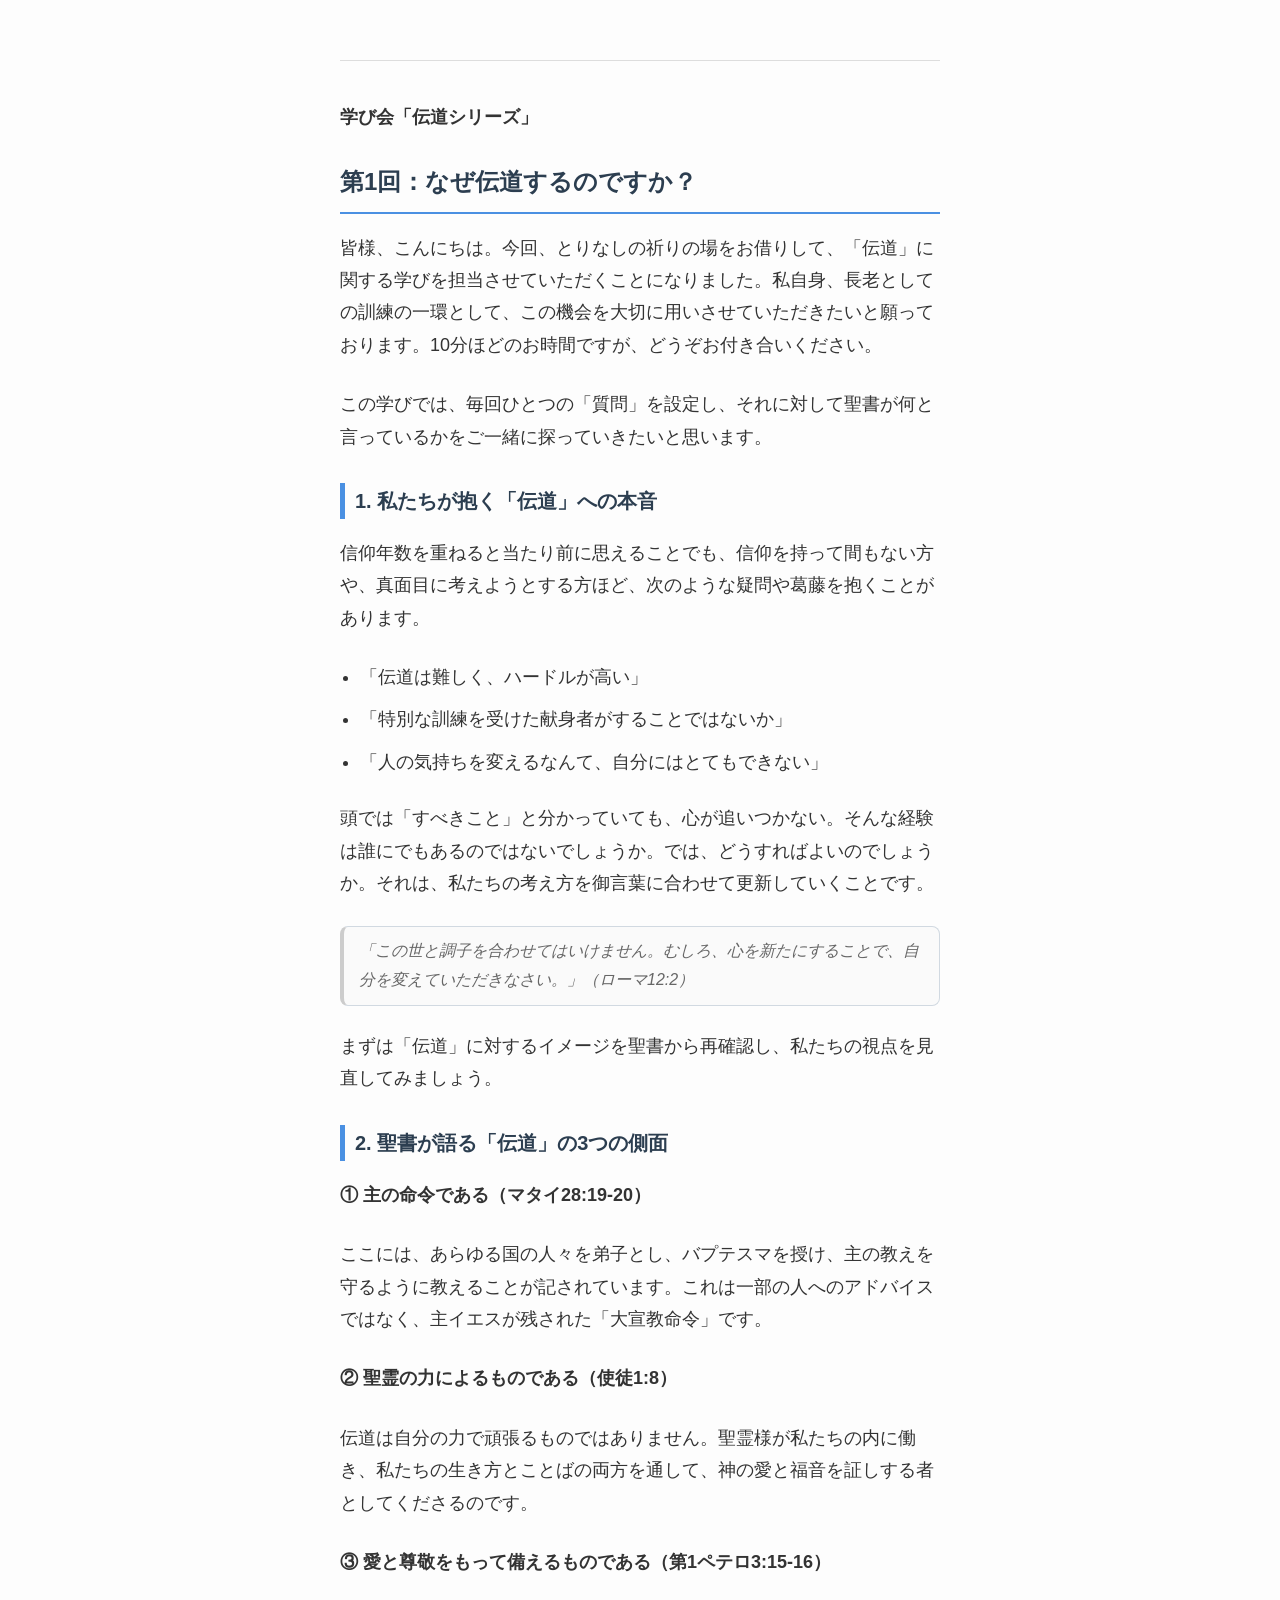
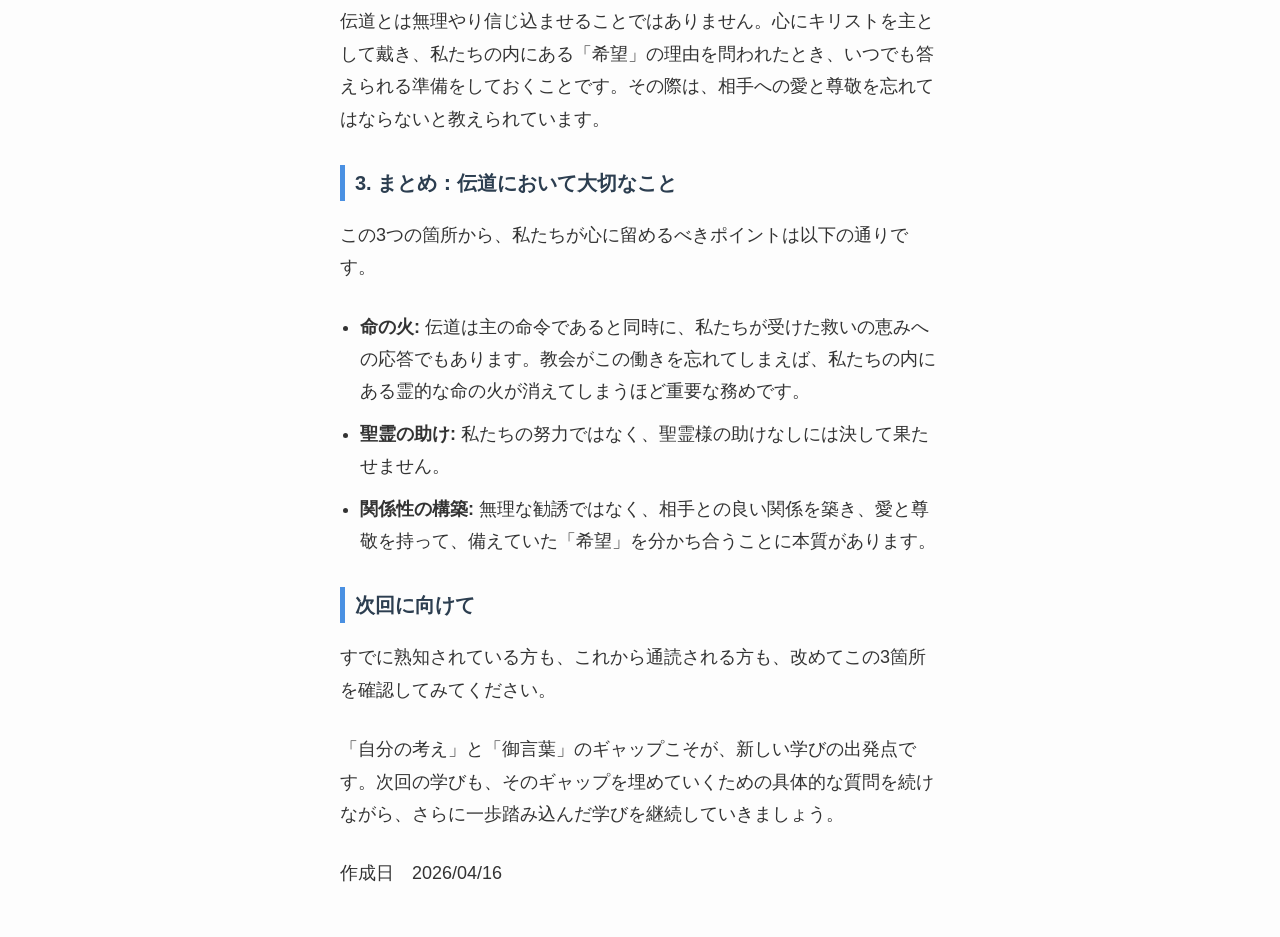
<file: dendo_260411.html>
﻿<!DOCTYPE html>
<html lang="ja">
<head>
  <meta charset="UTF-8">
  <meta name="viewport" content="width=device-width, initial-scale=1.0">
  <link rel="stylesheet" href="style.css">
</head>
<body>
<div class="container">
<hr>
<p><b>学び会「伝道シリーズ」</b></p>
<h1>第1回：なぜ伝道するのですか？</h1>
<p>皆様、こんにちは。今回、とりなしの祈りの場をお借りして、「伝道」に関する学びを担当させていただくことになりました。私自身、長老としての訓練の一環として、この機会を大切に用いさせていただきたいと願っております。10分ほどのお時間ですが、どうぞお付き合いください。</p>
<p>この学びでは、毎回ひとつの「質問」を設定し、それに対して聖書が何と言っているかをご一緒に探っていきたいと思います。</p>
<h2>1. 私たちが抱く「伝道」への本音</h2>
<p>信仰年数を重ねると当たり前に思えることでも、信仰を持って間もない方や、真面目に考えようとする方ほど、次のような疑問や葛藤を抱くことがあります。</p>
<ul>
  <li>「伝道は難しく、ハードルが高い」</li>
  <li>「特別な訓練を受けた献身者がすることではないか」</li>
  <li>「人の気持ちを変えるなんて、自分にはとてもできない」</li>
</ul>
<p>頭では「すべきこと」と分かっていても、心が追いつかない。そんな経験は誰にでもあるのではないでしょうか。では、どうすればよいのでしょうか。それは、私たちの考え方を御言葉に合わせて更新していくことです。</p>
<blockquote>「この世と調子を合わせてはいけません。むしろ、心を新たにすることで、自分を変えていただきなさい。」（ローマ12:2）</blockquote>
<p>まずは「伝道」に対するイメージを聖書から再確認し、私たちの視点を見直してみましょう。</p>
<h2>2. 聖書が語る「伝道」の3つの側面</h2>
<p><b>① 主の命令である（マタイ28:19-20）</b></p>
<p>ここには、あらゆる国の人々を弟子とし、バプテスマを授け、主の教えを守るように教えることが記されています。これは一部の人へのアドバイスではなく、主イエスが残された「大宣教命令」です。</p>
<p><b>② 聖霊の力によるものである（使徒1:8）</b></p>
<p>伝道は自分の力で頑張るものではありません。聖霊様が私たちの内に働き、私たちの生き方とことばの両方を通して、神の愛と福音を証しする者としてくださるのです。</p>
<p><b>③ 愛と尊敬をもって備えるものである（第1ペテロ3:15-16）</b></p>
<p>伝道とは無理やり信じ込ませることではありません。心にキリストを主として戴き、私たちの内にある「希望」の理由を問われたとき、いつでも答えられる準備をしておくことです。その際は、相手への愛と尊敬を忘れてはならないと教えられています。</p>
<h2>3. まとめ：伝道において大切なこと</h2>
<p>この3つの箇所から、私たちが心に留めるべきポイントは以下の通りです。</p>
<ul>
  <li><b>命の火:</b> 伝道は主の命令であると同時に、私たちが受けた救いの恵みへの応答でもあります。教会がこの働きを忘れてしまえば、私たちの内にある霊的な命の火が消えてしまうほど重要な務めです。</li>
  <li><b>聖霊の助け:</b> 私たちの努力ではなく、聖霊様の助けなしには決して果たせません。</li>
  <li><b>関係性の構築:</b> 無理な勧誘ではなく、相手との良い関係を築き、愛と尊敬を持って、備えていた「希望」を分かち合うことに本質があります。</li>
</ul>
<h2>次回に向けて</h2>
<p>すでに熟知されている方も、これから通読される方も、改めてこの3箇所を確認してみてください。</p>
<p>「自分の考え」と「御言葉」のギャップこそが、新しい学びの出発点です。次回の学びも、そのギャップを埋めていくための具体的な質問を続けながら、さらに一歩踏み込んだ学びを継続していきましょう。</p>
<p>作成日　2026/04/16</p>
</div>
</body>
</html>
</file>
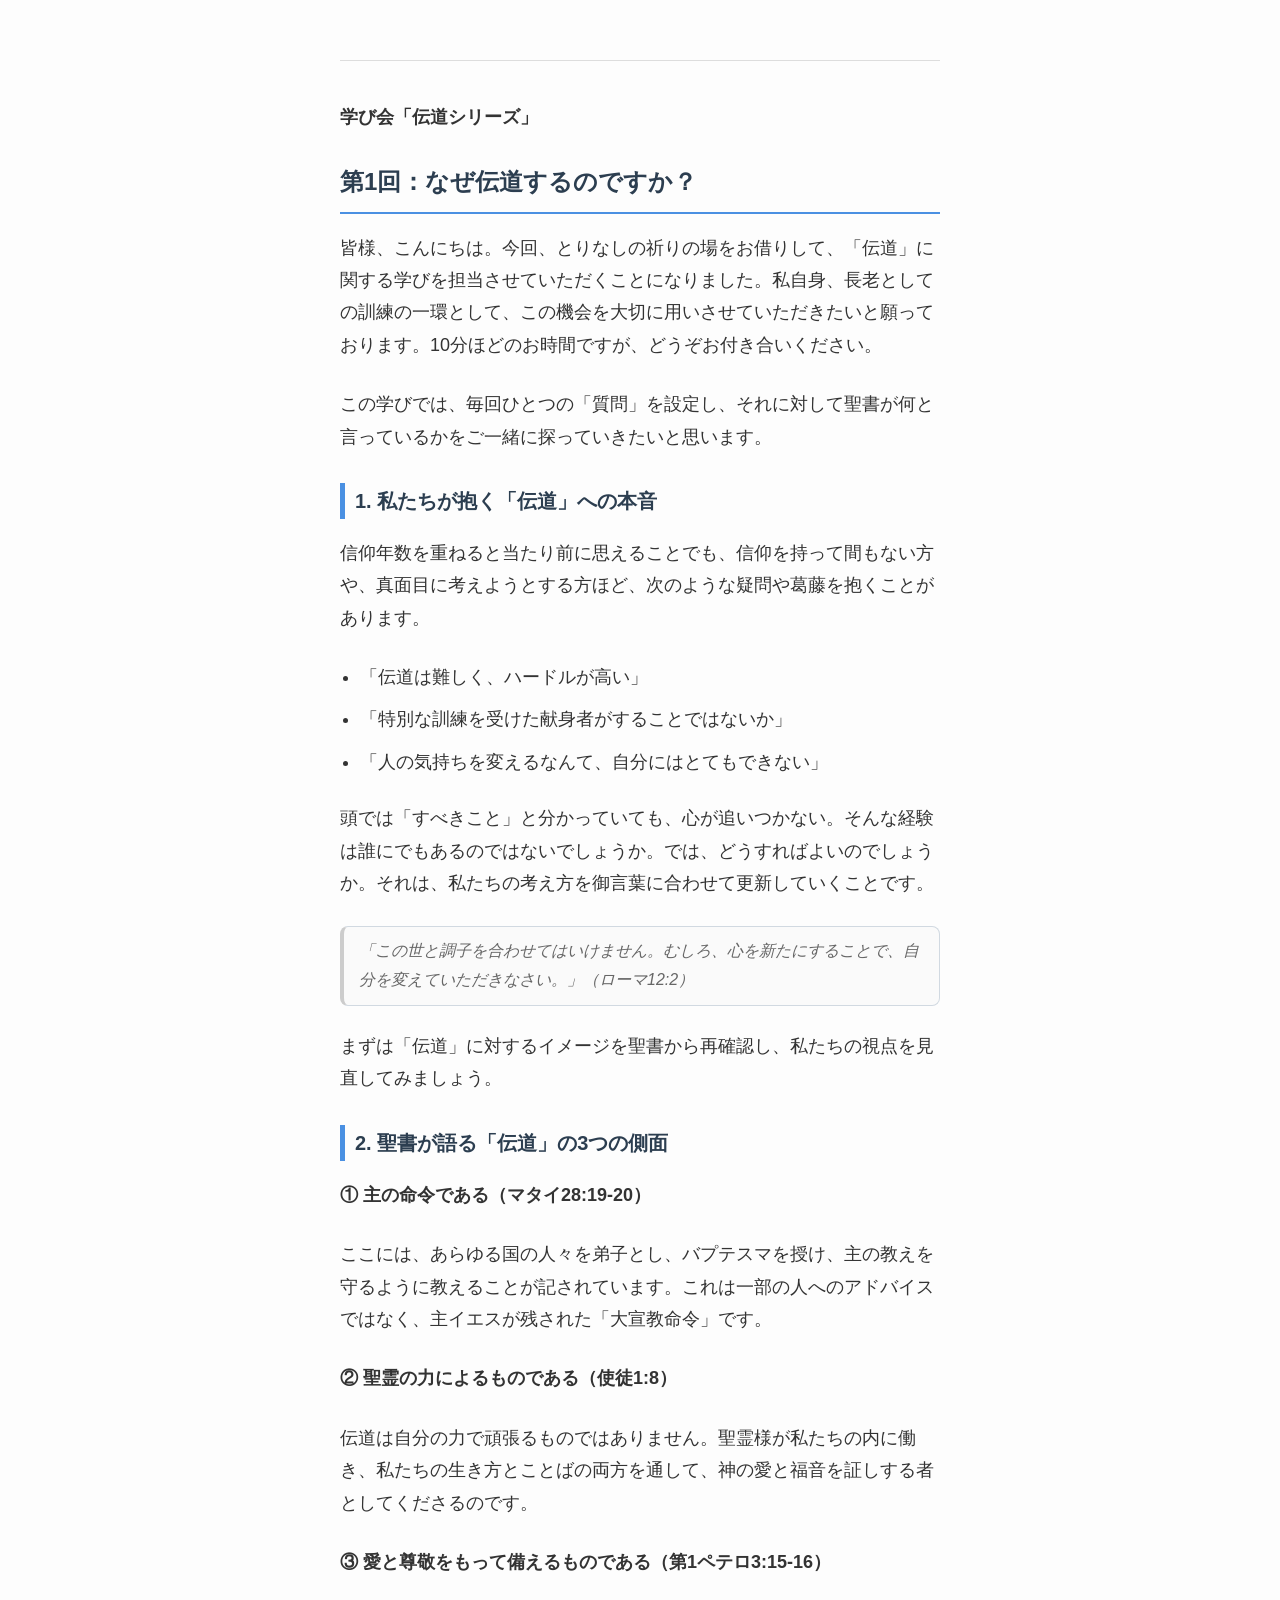
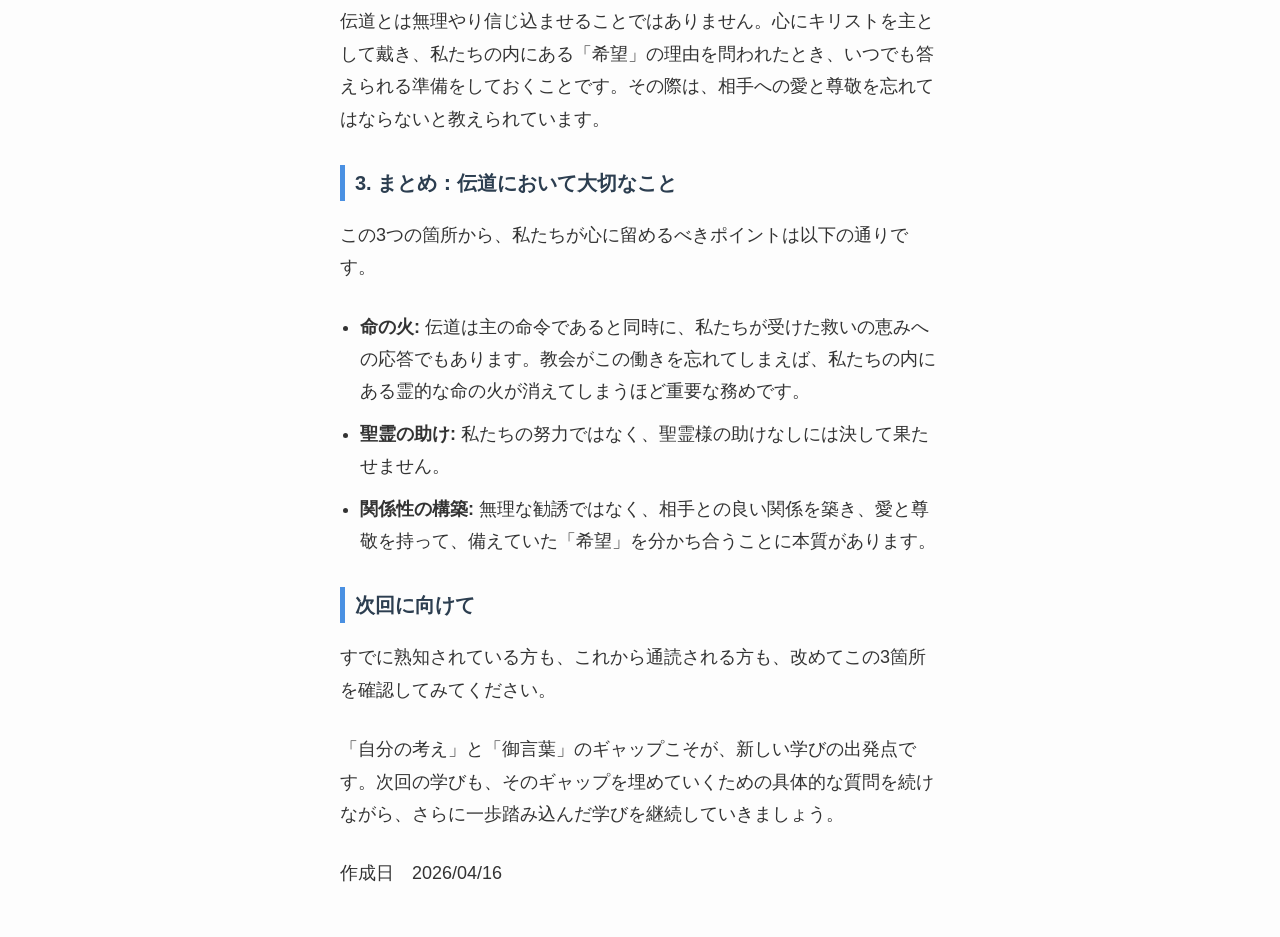
<file: dendo_260419.html>
﻿<!DOCTYPE html>
<html lang="ja">
<head>
    <meta charset="UTF-8">
    <meta http-equiv="Cache-Control" content="no-cache, no-store, must-revalidate">
    <meta http-equiv="Pragma" content="no-cache">
    <meta http-equiv="Expires" content="0">
  <meta charset="UTF-8">
  <meta name="viewport" content="width=device-width, initial-scale=1.0">
  <link rel="stylesheet" href="style.css">
</head>
<body>
<div class="container">
<hr>
<p><b>学び会「伝道シリーズ」</b></p>
<h1>第1回：なぜ伝道するのですか？</h1>
<p>皆様、こんにちは。今回、とりなしの祈りの場をお借りして、「伝道」に関する学びを担当させていただくことになりました。私自身、長老としての訓練の一環として、この機会を大切に用いさせていただきたいと願っております。10分ほどのお時間ですが、どうぞお付き合いください。</p>
<p>この学びでは、毎回ひとつの「質問」を設定し、それに対して聖書が何と言っているかをご一緒に探っていきたいと思います。</p>
<h2>1. 私たちが抱く「伝道」への本音</h2>
<p>信仰年数を重ねると当たり前に思えることでも、信仰を持って間もない方や、真面目に考えようとする方ほど、次のような疑問や葛藤を抱くことがあります。</p>
<ul>
  <li>「伝道は難しく、ハードルが高い」</li>
  <li>「特別な訓練を受けた献身者がすることではないか」</li>
  <li>「人の気持ちを変えるなんて、自分にはとてもできない」</li>
</ul>
<p>頭では「すべきこと」と分かっていても、心が追いつかない。そんな経験は誰にでもあるのではないでしょうか。では、どうすればよいのでしょうか。それは、私たちの考え方を御言葉に合わせて更新していくことです。</p>
<blockquote>「この世と調子を合わせてはいけません。むしろ、心を新たにすることで、自分を変えていただきなさい。」（ローマ12:2）</blockquote>
<p>まずは「伝道」に対するイメージを聖書から再確認し、私たちの視点を見直してみましょう。</p>
<h2>2. 聖書が語る「伝道」の3つの側面</h2>
<p><b>① 主の命令である（マタイ28:19-20）</b></p>
<p>ここには、あらゆる国の人々を弟子とし、バプテスマを授け、主の教えを守るように教えることが記されています。これは一部の人へのアドバイスではなく、主イエスが残された「大宣教命令」です。</p>
<p><b>② 聖霊の力によるものである（使徒1:8）</b></p>
<p>伝道は自分の力で頑張るものではありません。聖霊様が私たちの内に働き、私たちの生き方とことばの両方を通して、神の愛と福音を証しする者としてくださるのです。</p>
<p><b>③ 愛と尊敬をもって備えるものである（第1ペテロ3:15-16）</b></p>
<p>伝道とは無理やり信じ込ませることではありません。心にキリストを主として戴き、私たちの内にある「希望」の理由を問われたとき、いつでも答えられる準備をしておくことです。その際は、相手への愛と尊敬を忘れてはならないと教えられています。</p>
<h2>3. まとめ：伝道において大切なこと</h2>
<p>この3つの箇所から、私たちが心に留めるべきポイントは以下の通りです。</p>
<ul>
  <li><b>命の火:</b> 伝道は主の命令であると同時に、私たちが受けた救いの恵みへの応答でもあります。教会がこの働きを忘れてしまえば、私たちの内にある霊的な命の火が消えてしまうほど重要な務めです。</li>
  <li><b>聖霊の助け:</b> 私たちの努力ではなく、聖霊様の助けなしには決して果たせません。</li>
  <li><b>関係性の構築:</b> 無理な勧誘ではなく、相手との良い関係を築き、愛と尊敬を持って、備えていた「希望」を分かち合うことに本質があります。</li>
</ul>
<h2>次回に向けて</h2>
<p>すでに熟知されている方も、これから通読される方も、改めてこの3箇所を確認してみてください。</p>
<p>「自分の考え」と「御言葉」のギャップこそが、新しい学びの出発点です。次回の学びも、そのギャップを埋めていくための具体的な質問を続けながら、さらに一歩踏み込んだ学びを継続していきましょう。</p>
<p>作成日　2026/04/16</p>
</div>
</body>
</html>
</file>
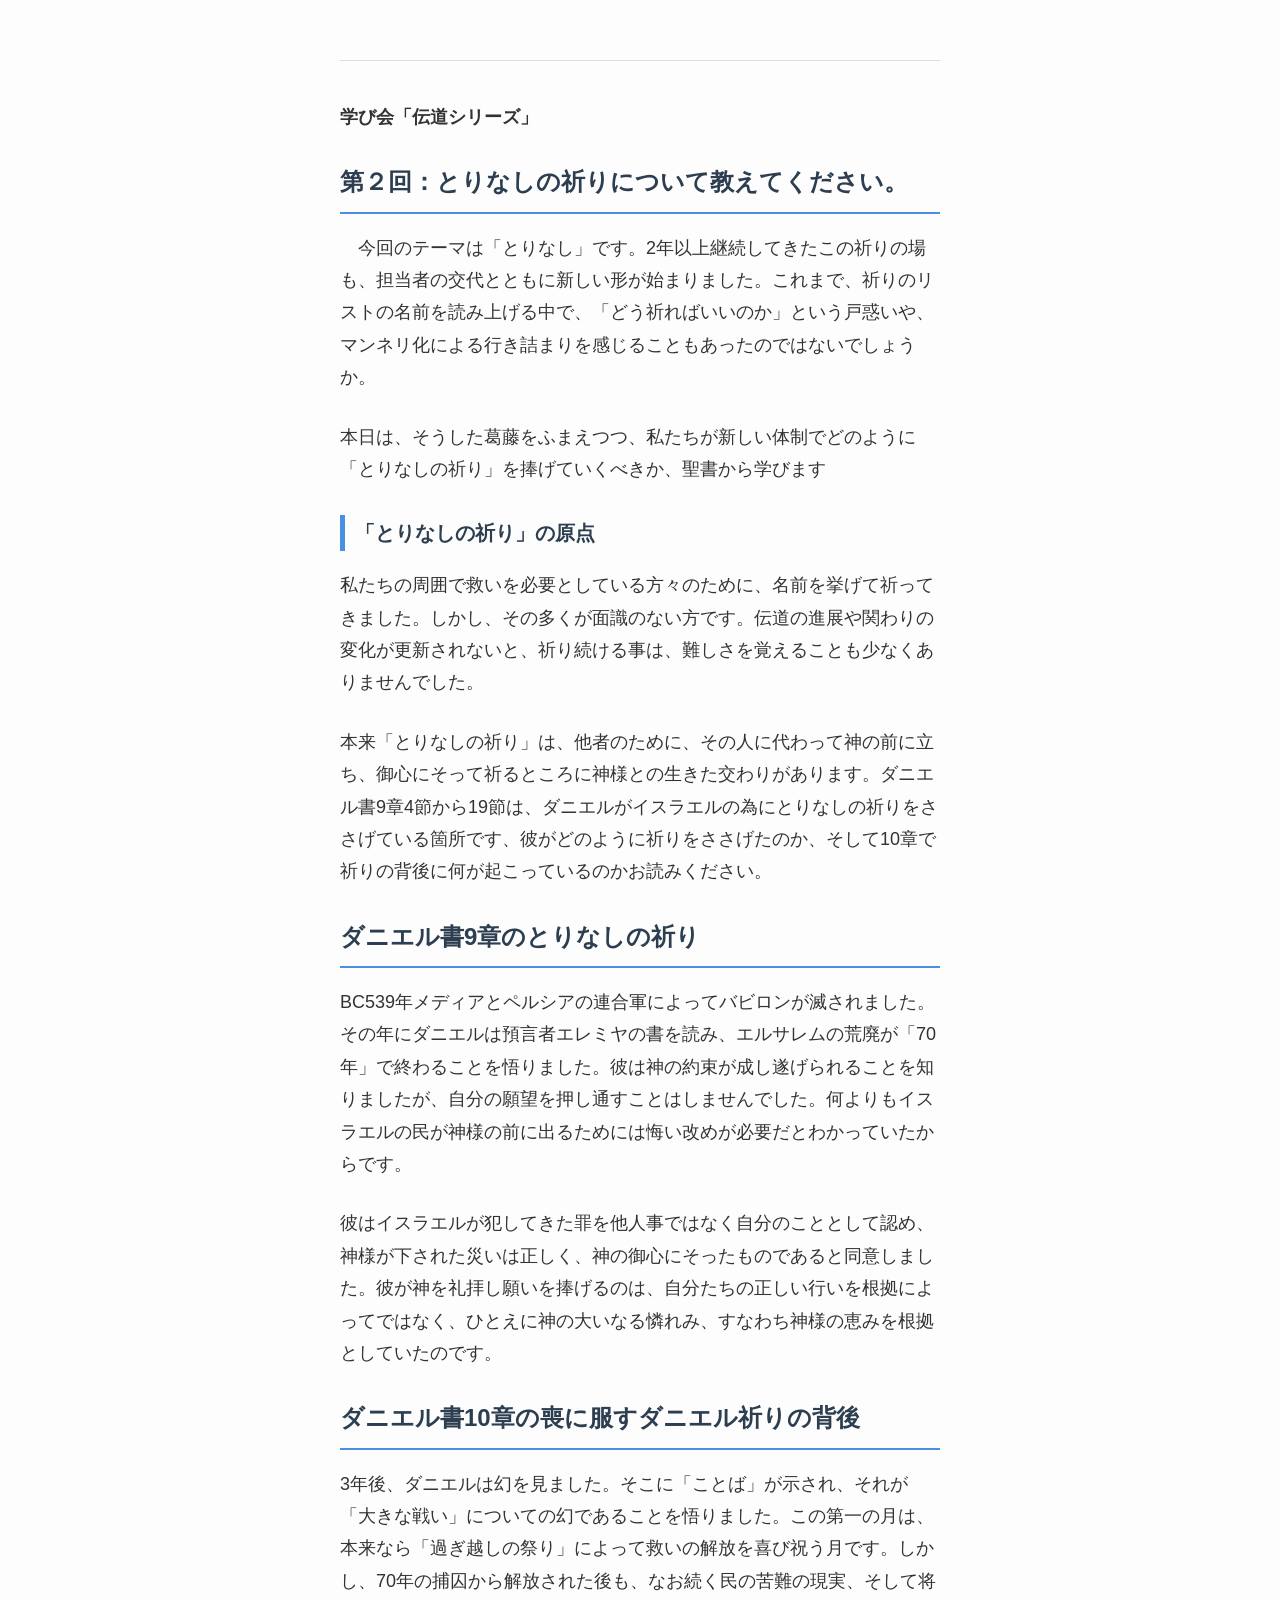
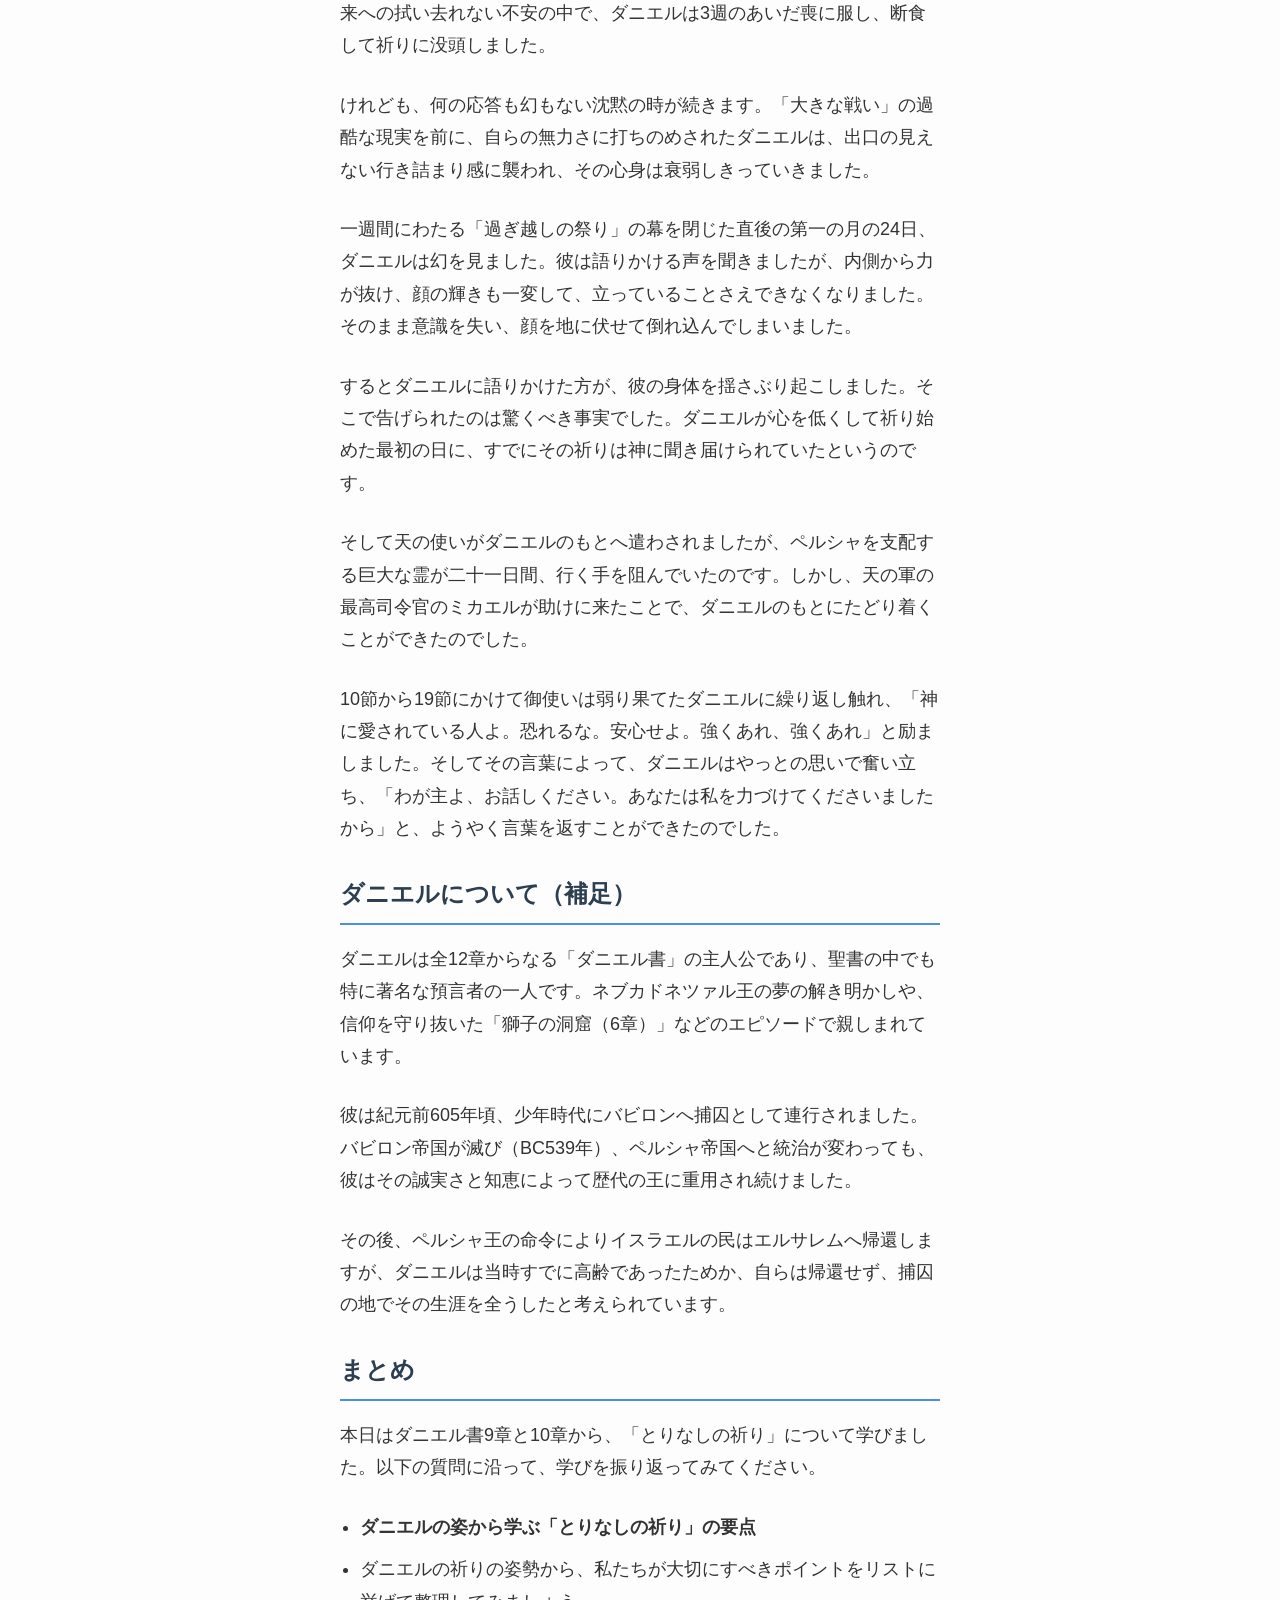
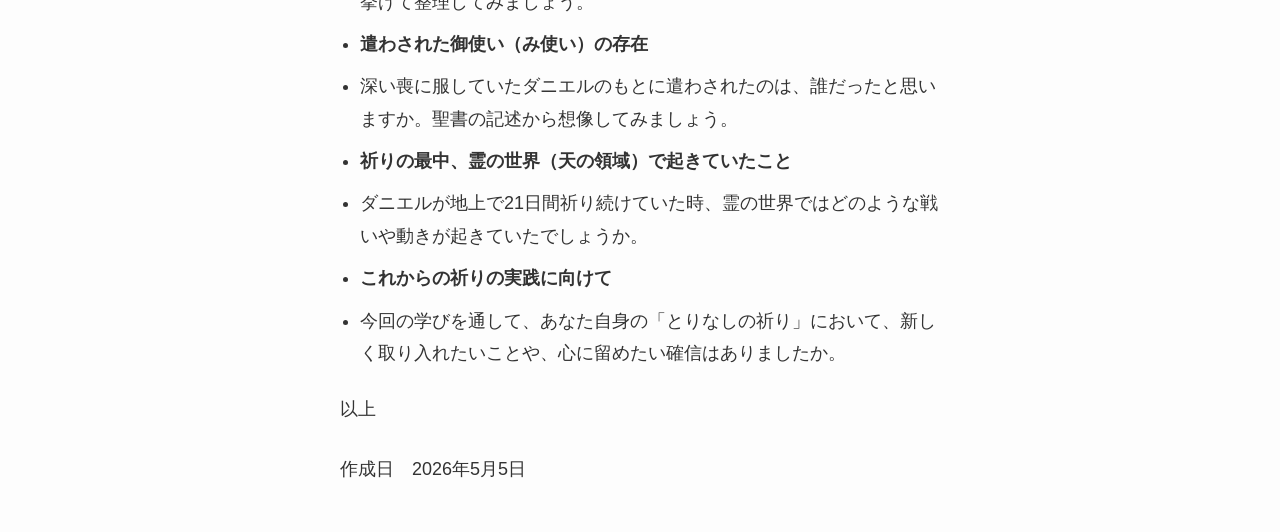
<file: dendo_260517.html>
﻿<!DOCTYPE html>
<html lang="ja">
<head>
    <meta charset="UTF-8">
    <meta http-equiv="Cache-Control" content="no-cache, no-store, must-revalidate">
    <meta http-equiv="Pragma" content="no-cache">
    <meta http-equiv="Expires" content="0">
  <meta charset="UTF-8">
  <meta name="viewport" content="width=device-width, initial-scale=1.0">
  <link rel="stylesheet" href="style.css">
</head>
<body>
<div class="container">
<hr>
<p><b>学び会「伝道シリーズ」</b></p>
<h1>第２回：とりなしの祈りについて教えてください。</h1>
<p>　今回のテーマは「とりなし」です。2年以上継続してきたこの祈りの場も、担当者の交代とともに新しい形が始まりました。これまで、祈りのリストの名前を読み上げる中で、「どう祈ればいいのか」という戸惑いや、マンネリ化による行き詰まりを感じることもあったのではないでしょうか。</p>
<p>本日は、そうした葛藤をふまえつつ、私たちが新しい体制でどのように「とりなしの祈り」を捧げていくべきか、聖書から学びます</p>
<h2>「とりなしの祈り」の原点</h2>
<p>私たちの周囲で救いを必要としている方々のために、名前を挙げて祈ってきました。しかし、その多くが面識のない方です。伝道の進展や関わりの変化が更新されないと、祈り続ける事は、難しさを覚えることも少なくありませんでした。</p>
<p>本来「とりなしの祈り」は、他者のために、その人に代わって神の前に立ち、御心にそって祈るところに神様との生きた交わりがあります。ダニエル書9章4節から19節は、ダニエルがイスラエルの為にとりなしの祈りをささげている箇所です、彼がどのように祈りをささげたのか、そして10章で祈りの背後に何が起こっているのかお読みください。</p>
<h1>ダニエル書9章のとりなしの祈り</h1>
<p>BC539年メディアとペルシアの連合軍によってバビロンが滅されました。その年にダニエルは預言者エレミヤの書を読み、エルサレムの荒廃が「70年」で終わることを悟りました。彼は神の約束が成し遂げられることを知りましたが、自分の願望を押し通すことはしませんでした。何よりもイスラエルの民が神様の前に出るためには悔い改めが必要だとわかっていたからです。</p>
<p>彼はイスラエルが犯してきた罪を他人事ではなく自分のこととして認め、神様が下された災いは正しく、神の御心にそったものであると同意しました。彼が神を礼拝し願いを捧げるのは、自分たちの正しい行いを根拠によってではなく、ひとえに神の大いなる憐れみ、すなわち神様の恵みを根拠としていたのです。</p>
<h1>ダニエル書10章の喪に服すダニエル祈りの背後</h1>
<p>3年後、ダニエルは幻を見ました。そこに「ことば」が示され、それが「大きな戦い」についての幻であることを悟りました。この第一の月は、本来なら「過ぎ越しの祭り」によって救いの解放を喜び祝う月です。しかし、70年の捕囚から解放された後も、なお続く民の苦難の現実、そして将来への拭い去れない不安の中で、ダニエルは3週のあいだ喪に服し、断食して祈りに没頭しました。</p>
<p>けれども、何の応答も幻もない沈黙の時が続きます。「大きな戦い」の過酷な現実を前に、自らの無力さに打ちのめされたダニエルは、出口の見えない行き詰まり感に襲われ、その心身は衰弱しきっていきました。</p>
<p>一週間にわたる「過ぎ越しの祭り」の幕を閉じた直後の第一の月の24日、ダニエルは幻を見ました。彼は語りかける声を聞きましたが、内側から力が抜け、顔の輝きも一変して、立っていることさえできなくなりました。そのまま意識を失い、顔を地に伏せて倒れ込んでしまいました。</p>
<p>するとダニエルに語りかけた方が、彼の身体を揺さぶり起こしました。そこで告げられたのは驚くべき事実でした。ダニエルが心を低くして祈り始めた最初の日に、すでにその祈りは神に聞き届けられていたというのです。</p>
<p>そして天の使いがダニエルのもとへ遣わされましたが、ペルシャを支配する巨大な霊が二十一日間、行く手を阻んでいたのです。しかし、天の軍の最高司令官のミカエルが助けに来たことで、ダニエルのもとにたどり着くことができたのでした。</p>
<p>10節から19節にかけて御使いは弱り果てたダニエルに繰り返し触れ、「神に愛されている人よ。恐れるな。安心せよ。強くあれ、強くあれ」と励ましました。そしてその言葉によって、ダニエルはやっとの思いで奮い立ち、「わが主よ、お話しください。あなたは私を力づけてくださいましたから」と、ようやく言葉を返すことができたのでした。</p>
<h1>ダニエルについて（補足）</h1>
<p>ダニエルは全12章からなる「ダニエル書」の主人公であり、聖書の中でも特に著名な預言者の一人です。ネブカドネツァル王の夢の解き明かしや、信仰を守り抜いた「獅子の洞窟（6章）」などのエピソードで親しまれています。</p>
<p>彼は紀元前605年頃、少年時代にバビロンへ捕囚として連行されました。バビロン帝国が滅び（BC539年）、ペルシャ帝国へと統治が変わっても、彼はその誠実さと知恵によって歴代の王に重用され続けました。</p>
<p>その後、ペルシャ王の命令によりイスラエルの民はエルサレムへ帰還しますが、ダニエルは当時すでに高齢であったためか、自らは帰還せず、捕囚の地でその生涯を全うしたと考えられています。</p>
<h1>まとめ</h1>
<p>本日はダニエル書9章と10章から、「とりなしの祈り」について学びました。以下の質問に沿って、学びを振り返ってみてください。</p>
<ul>
  <li><b>ダニエルの姿から学ぶ「とりなしの祈り」の要点</b></li>
  <li>ダニエルの祈りの姿勢から、私たちが大切にすべきポイントをリストに挙げて整理してみましょう。</li>
  <li><b>遣わされた御使い（み使い）の存在</b></li>
  <li>深い喪に服していたダニエルのもとに遣わされたのは、誰だったと思いますか。聖書の記述から想像してみましょう。</li>
  <li><b>祈りの最中、霊の世界（天の領域）で起きていたこと</b></li>
  <li>ダニエルが地上で21日間祈り続けていた時、霊の世界ではどのような戦いや動きが起きていたでしょうか。</li>
  <li><b>これからの祈りの実践に向けて</b></li>
  <li>今回の学びを通して、あなた自身の「とりなしの祈り」において、新しく取り入れたいことや、心に留めたい確信はありましたか。</li>
</ul>
<p>以上</p>
<p>作成日　2026年5月5日</p>
</div>
</body>
</html>
</file>
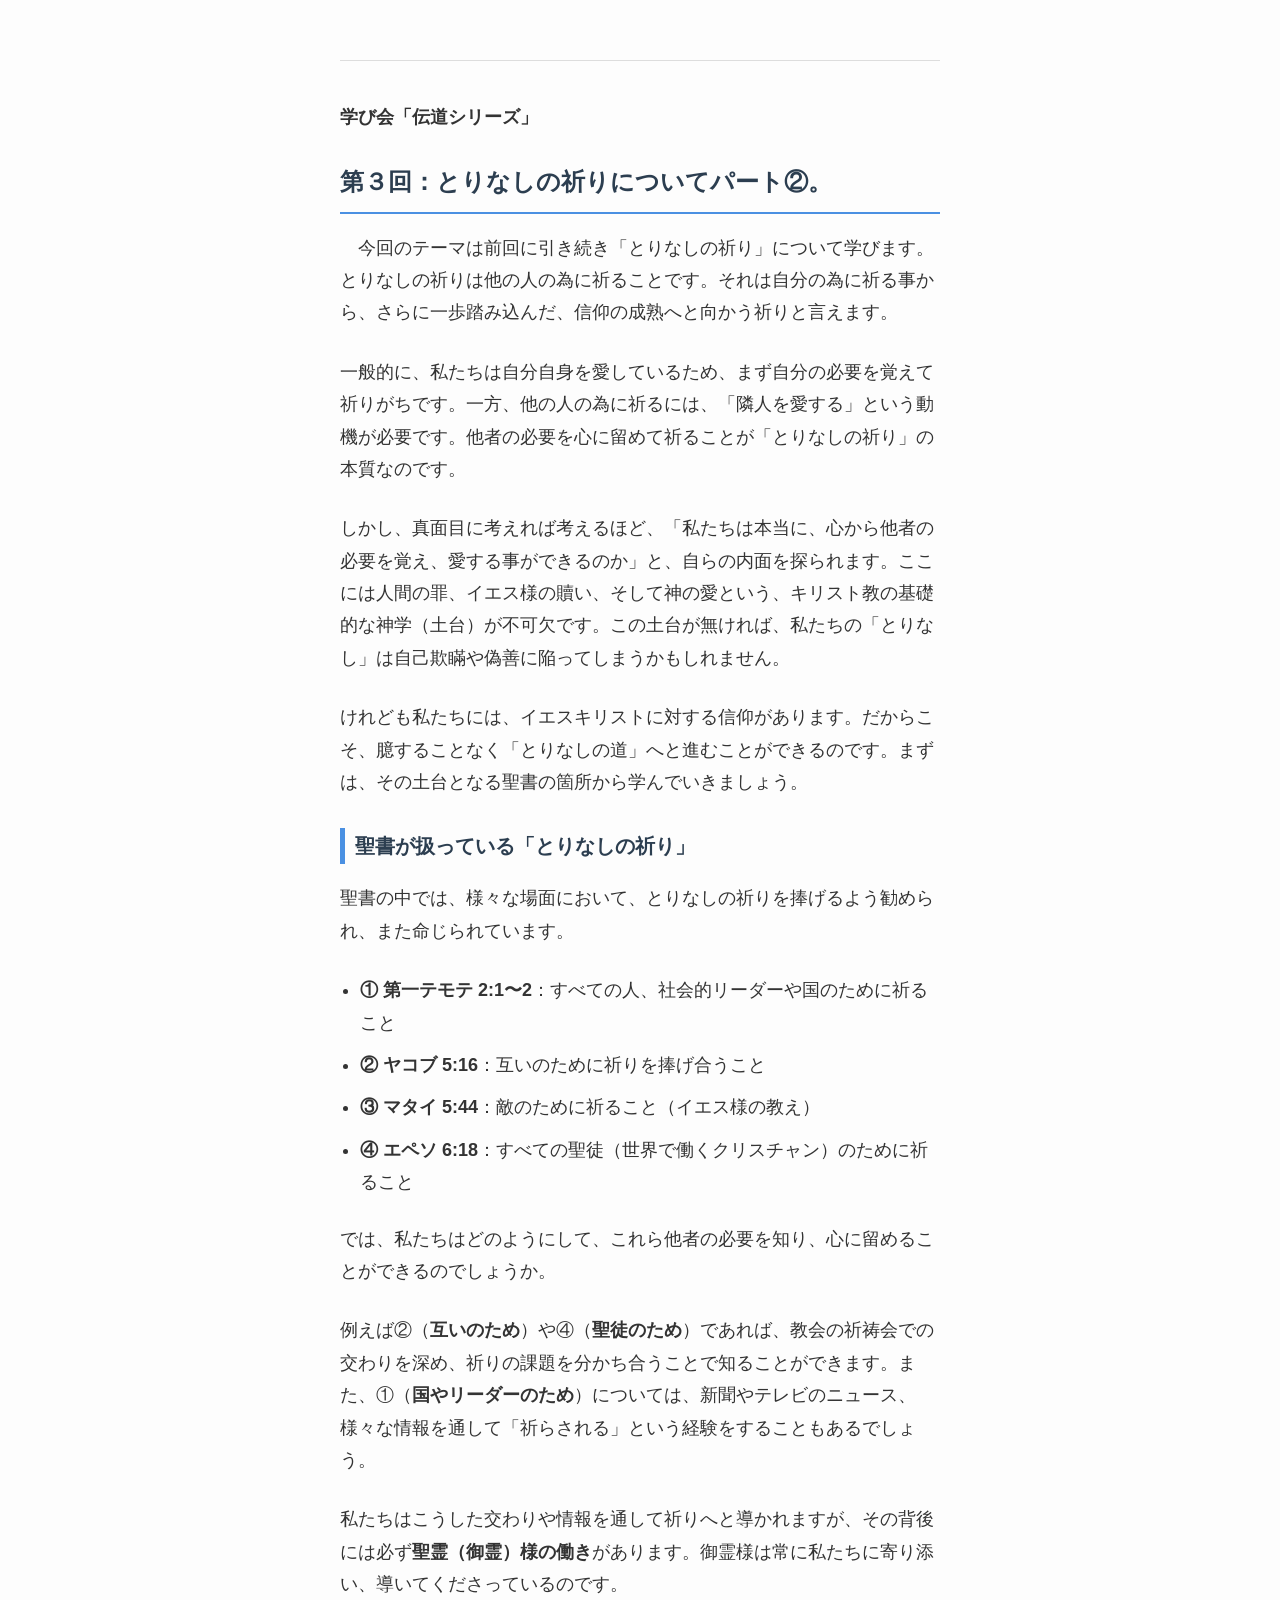
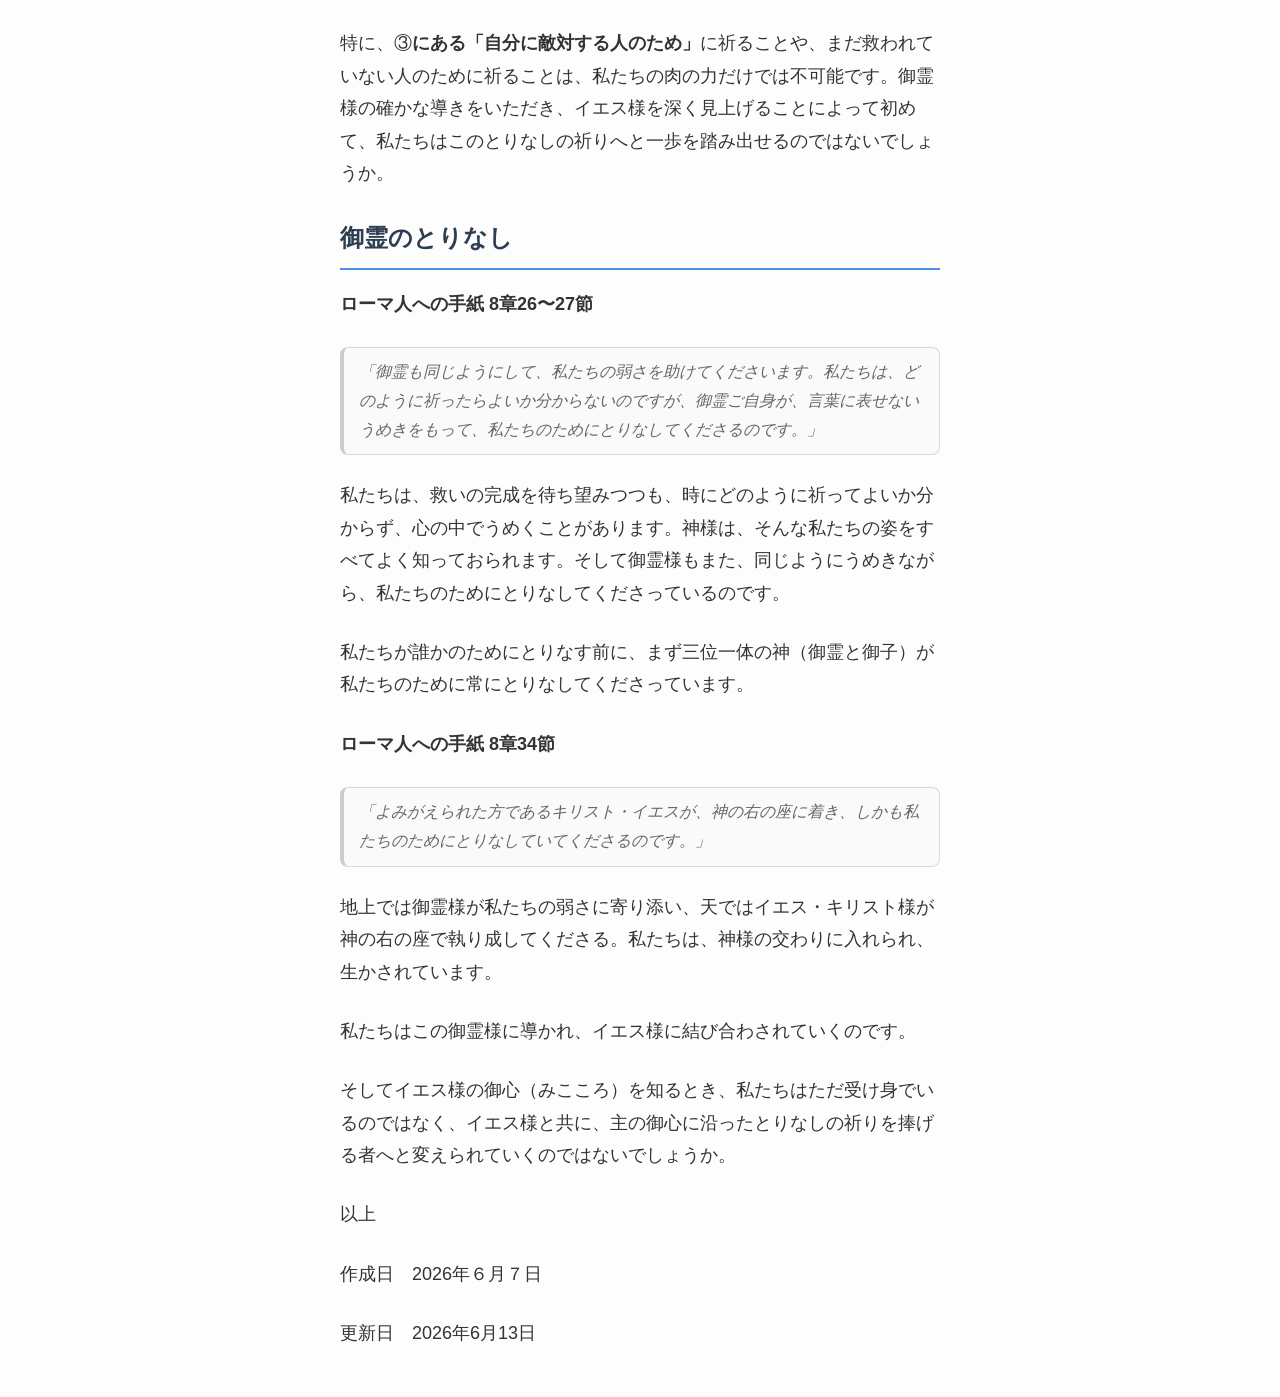
<file: dendo_260614.html>
﻿<!DOCTYPE html>
<html lang="ja">
<head>
    <meta charset="UTF-8">
    <meta http-equiv="Cache-Control" content="no-cache, no-store, must-revalidate">
    <meta http-equiv="Pragma" content="no-cache">
    <meta http-equiv="Expires" content="0">
  <meta charset="UTF-8">
  <meta name="viewport" content="width=device-width, initial-scale=1.0">
  <link rel="stylesheet" href="style.css">
</head>
<body>
<div class="container">
<hr>
<p><b>学び会「伝道シリーズ」</b></p>
<h1>第３回：とりなしの祈りについてパート②。</h1>
<p>　今回のテーマは前回に引き続き「とりなしの祈り」について学びます。とりなしの祈りは他の人の為に祈ることです。それは自分の為に祈る事から、さらに一歩踏み込んだ、信仰の成熟へと向かう祈りと言えます。</p>
<p>一般的に、私たちは自分自身を愛しているため、まず自分の必要を覚えて祈りがちです。一方、他の人の為に祈るには、「隣人を愛する」という動機が必要です。他者の必要を心に留めて祈ることが「とりなしの祈り」の本質なのです。</p>
<p>しかし、真面目に考えれば考えるほど、「私たちは本当に、心から他者の必要を覚え、愛する事ができるのか」と、自らの内面を探られます。ここには人間の罪、イエス様の贖い、そして神の愛という、キリスト教の基礎的な神学（土台）が不可欠です。この土台が無ければ、私たちの「とりなし」は自己欺瞞や偽善に陥ってしまうかもしれません。</p>
<p>けれども私たちには、イエスキリストに対する信仰があります。だからこそ、臆することなく「とりなしの道」へと進むことができるのです。まずは、その土台となる聖書の箇所から学んでいきましょう。</p>
<h2>聖書が扱っている「とりなしの祈り」</h2>
<p>聖書の中では、様々な場面において、とりなしの祈りを捧げるよう勧められ、また命じられています。</p>
<ul>
  <li><b>① 第一テモテ 2:1〜2</b>：すべての人、社会的リーダーや国のために祈ること</li>
  <li><b>② ヤコブ 5:16</b>：互いのために祈りを捧げ合うこと</li>
  <li><b>③ マタイ 5:44</b>：敵のために祈ること（イエス様の教え）</li>
  <li><b>④ エペソ 6:18</b>：すべての聖徒（世界で働くクリスチャン）のために祈ること</li>
</ul>
<p>では、私たちはどのようにして、これら他者の必要を知り、心に留めることができるのでしょうか。</p>
<p>例えば②（<b>互いのため</b>）や④（<b>聖徒のため</b>）であれば、教会の祈祷会での交わりを深め、祈りの課題を分かち合うことで知ることができます。また、①（<b>国やリーダーのため</b>）については、新聞やテレビのニュース、様々な情報を通して「祈らされる」という経験をすることもあるでしょう。</p>
<p>私たちはこうした交わりや情報を通して祈りへと導かれますが、その背後には必ず<b>聖霊（御霊）様の働き</b>があります。御霊様は常に私たちに寄り添い、導いてくださっているのです。</p>
<p>特に、③<b>にある「自分に敵対する人のため」</b>に祈ることや、まだ救われていない人のために祈ることは、私たちの肉の力だけでは不可能です。御霊様の確かな導きをいただき、イエス様を深く見上げることによって初めて、私たちはこのとりなしの祈りへと一歩を踏み出せるのではないでしょうか。</p>
<h1>御霊のとりなし</h1>
<p><b>ローマ人への手紙 8章26〜27節</b> </p>
<blockquote>「御霊も同じようにして、私たちの弱さを助けてくださいます。私たちは、どのように祈ったらよいか分からないのですが、御霊ご自身が、言葉に表せないうめきをもって、私たちのためにとりなしてくださるのです。」</blockquote>
<p>私たちは、救いの完成を待ち望みつつも、時にどのように祈ってよいか分からず、心の中でうめくことがあります。神様は、そんな私たちの姿をすべてよく知っておられます。そして御霊様もまた、同じようにうめきながら、私たちのためにとりなしてくださっているのです。</p>
<p>私たちが誰かのためにとりなす前に、まず三位一体の神（御霊と御子）が私たちのために常にとりなしてくださっています。</p>
<p><b>ローマ人への手紙 8章34節</b> </p>
<blockquote>「よみがえられた方であるキリスト・イエスが、神の右の座に着き、しかも私たちのためにとりなしていてくださるのです。」</blockquote>
<p>地上では御霊様が私たちの弱さに寄り添い、天ではイエス・キリスト様が神の右の座で執り成してくださる。私たちは、神様の交わりに入れられ、生かされています。</p>
<p>私たちはこの御霊様に導かれ、イエス様に結び合わされていくのです。</p>
<p>そしてイエス様の御心（みこころ）を知るとき、私たちはただ受け身でいるのではなく、イエス様と共に、主の御心に沿ったとりなしの祈りを捧げる者へと変えられていくのではないでしょうか。</p>
<p>以上</p>
<p>作成日　2026年６月７日</p>
<p>更新日　2026年6月13日</p>
</div>
</body>
</html>
</file>
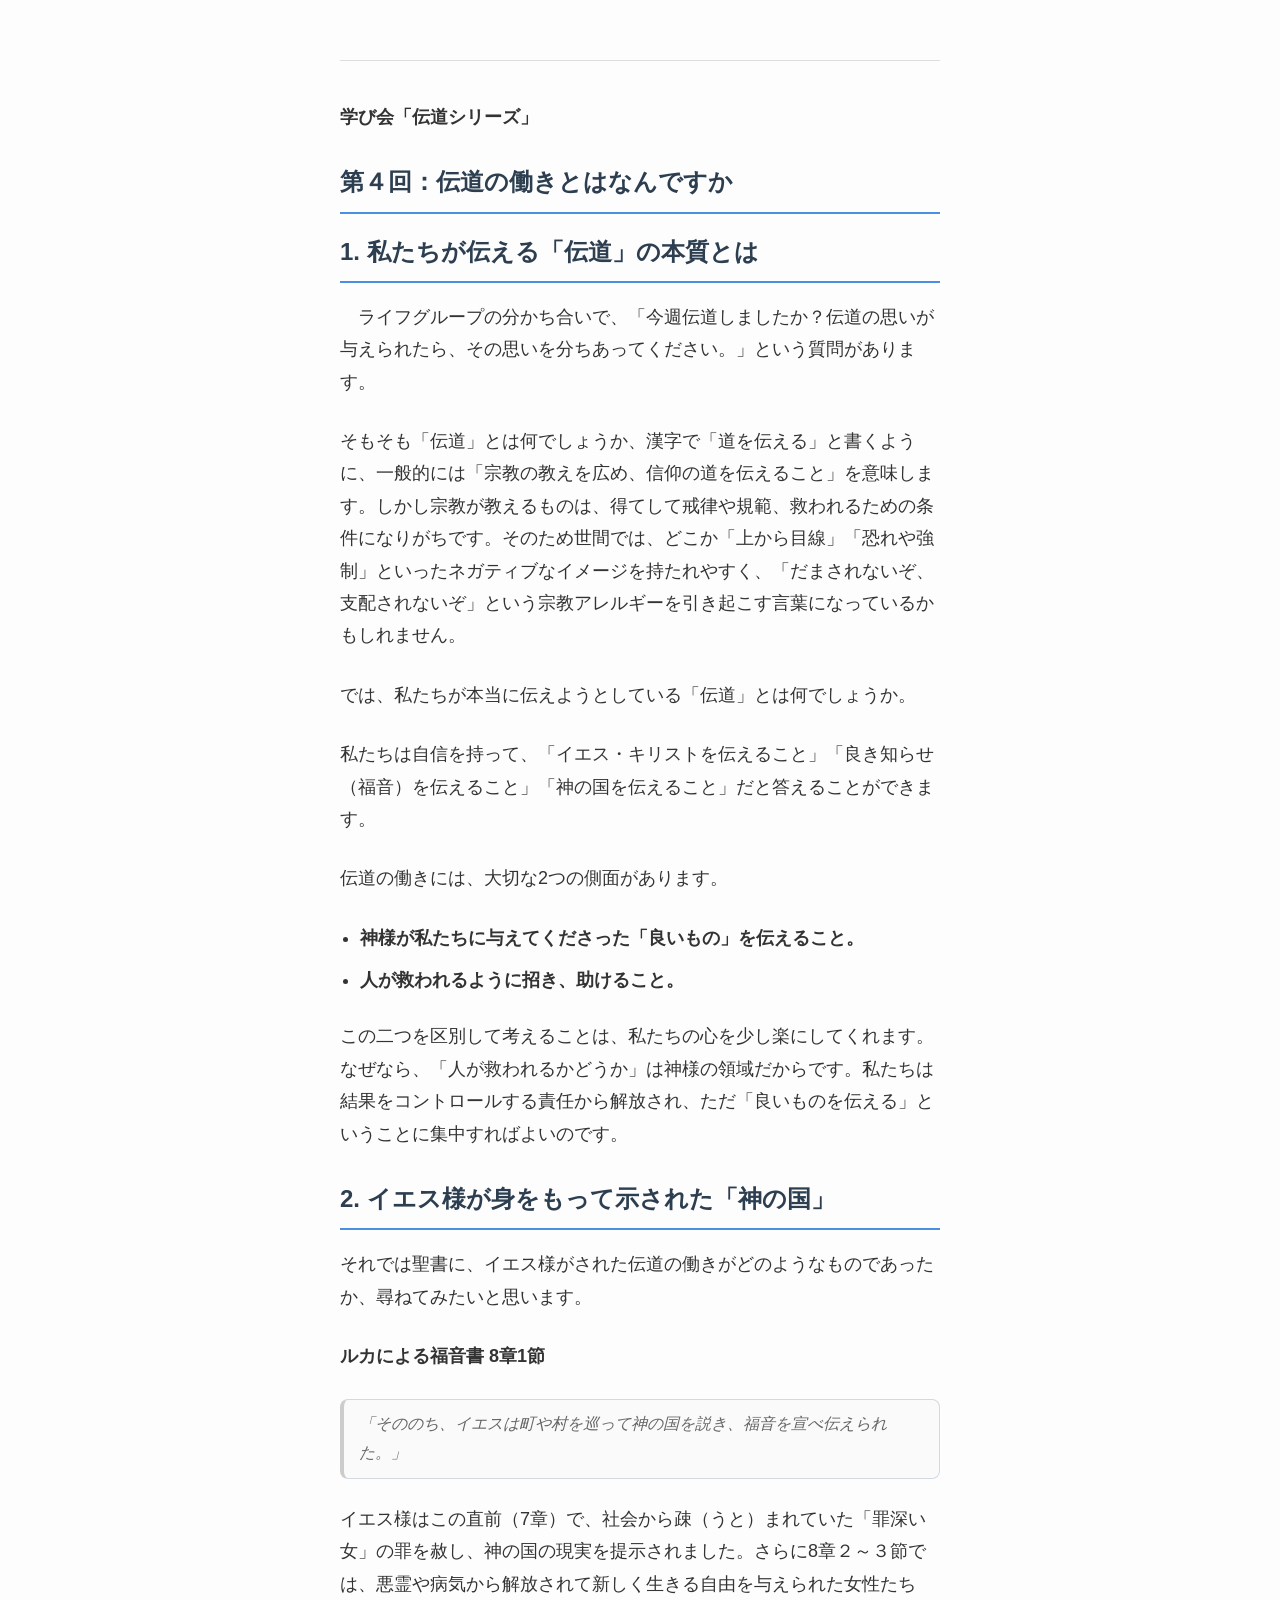
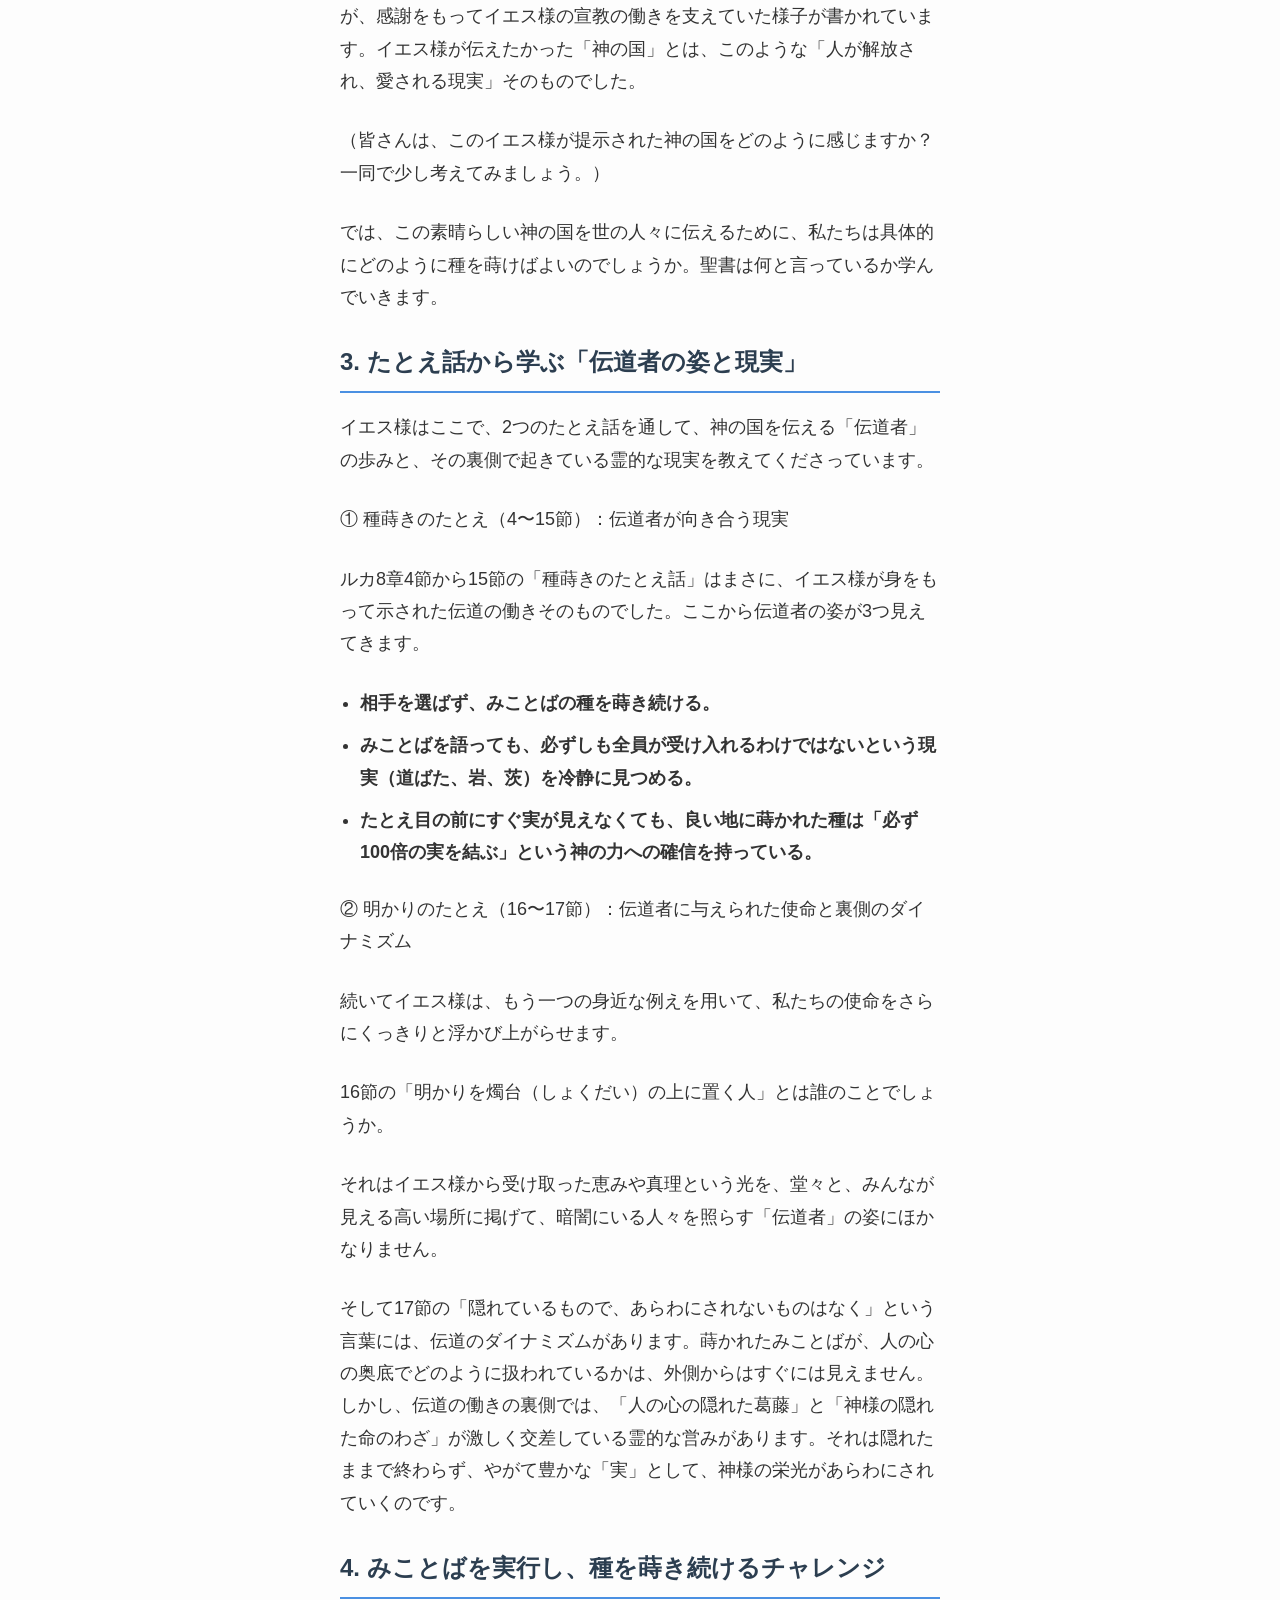
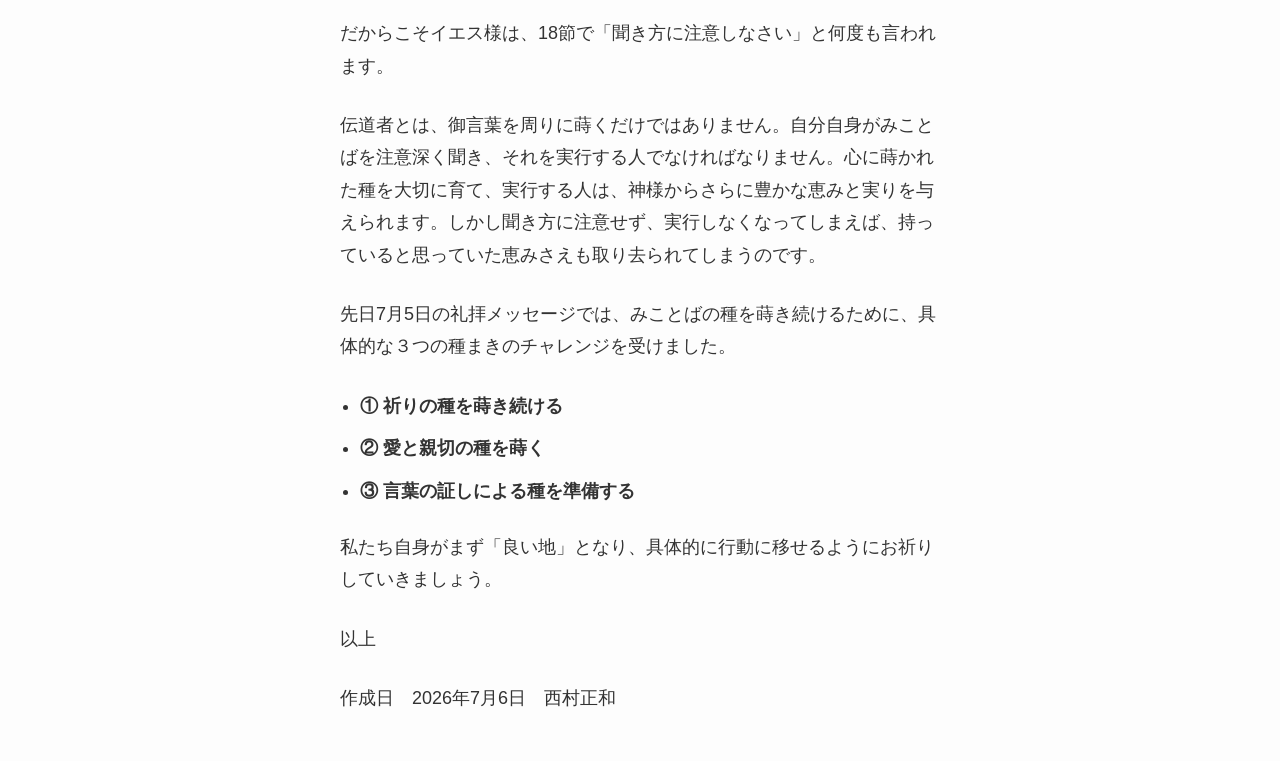
<file: dendo_260712.html>
﻿<!DOCTYPE html>
<html lang="ja">
<head>
    <meta charset="UTF-8">
    <meta http-equiv="Cache-Control" content="no-cache, no-store, must-revalidate">
    <meta http-equiv="Pragma" content="no-cache">
    <meta http-equiv="Expires" content="0">
  <meta charset="UTF-8">
  <meta name="viewport" content="width=device-width, initial-scale=1.0">
  <link rel="stylesheet" href="style.css">
</head>
<body>
<div class="container">
<hr>
<p><b>学び会「伝道シリーズ」</b></p>
<h1>第４回：伝道の働きとはなんですか</h1>
<h1>1. 私たちが伝える「伝道」の本質とは</h1>
<p>　ライフグループの分かち合いで、「今週伝道しましたか？伝道の思いが与えられたら、その思いを分ちあってください。」という質問があります。</p>
<p>そもそも「伝道」とは何でしょうか、漢字で「道を伝える」と書くように、一般的には「宗教の教えを広め、信仰の道を伝えること」を意味します。しかし宗教が教えるものは、得てして戒律や規範、救われるための条件になりがちです。そのため世間では、どこか「上から目線」「恐れや強制」といったネガティブなイメージを持たれやすく、「だまされないぞ、支配されないぞ」という宗教アレルギーを引き起こす言葉になっているかもしれません。</p>
<p>では、私たちが本当に伝えようとしている「伝道」とは何でしょうか。</p>
<p>私たちは自信を持って、「イエス・キリストを伝えること」「良き知らせ（福音）を伝えること」「神の国を伝えること」だと答えることができます。</p>
<p>伝道の働きには、大切な2つの側面があります。</p>
<ul>
  <li><b>神様が私たちに与えてくださった「良いもの」を伝えること。</b></li>
  <li><b>人が救われるように招き、助けること。</b></li>
</ul>
<p>この二つを区別して考えることは、私たちの心を少し楽にしてくれます。なぜなら、「人が救われるかどうか」は神様の領域だからです。私たちは結果をコントロールする責任から解放され、ただ「良いものを伝える」ということに集中すればよいのです。</p>
<h1>2. イエス様が身をもって示された「神の国」</h1>
<p>それでは聖書に、イエス様がされた伝道の働きがどのようなものであったか、尋ねてみたいと思います。</p>
<p><b>ルカによる福音書 8章1節</b></p>
<blockquote>「そののち、イエスは町や村を巡って神の国を説き、福音を宣べ伝えられた。」</blockquote>
<p>イエス様はこの直前（7章）で、社会から疎（うと）まれていた「罪深い女」の罪を赦し、神の国の現実を提示されました。さらに8章２～３節では、悪霊や病気から解放されて新しく生きる自由を与えられた女性たちが、感謝をもってイエス様の宣教の働きを支えていた様子が書かれています。イエス様が伝えたかった「神の国」とは、このような「人が解放され、愛される現実」そのものでした。</p>
<p>（皆さんは、このイエス様が提示された神の国をどのように感じますか？ 一同で少し考えてみましょう。）</p>
<p>では、この素晴らしい神の国を世の人々に伝えるために、私たちは具体的にどのように種を蒔けばよいのでしょうか。聖書は何と言っているか学んでいきます。</p>
<h1>3. たとえ話から学ぶ「伝道者の姿と現実」</h1>
<p>イエス様はここで、2つのたとえ話を通して、神の国を伝える「伝道者」の歩みと、その裏側で起きている霊的な現実を教えてくださっています。</p>
<p>① 種蒔きのたとえ（4〜15節）：伝道者が向き合う現実</p>
<p>ルカ8章4節から15節の「種蒔きのたとえ話」はまさに、イエス様が身をもって示された伝道の働きそのものでした。ここから伝道者の姿が3つ見えてきます。</p>
<ul>
  <li><b>相手を選ばず、みことばの種を蒔き続ける。</b></li>
  <li><b>みことばを語っても、必ずしも全員が受け入れるわけではないという現実（道ばた、岩、茨）を冷静に見つめる。</b></li>
  <li><b>たとえ目の前にすぐ実が見えなくても、良い地に蒔かれた種は「必ず100倍の実を結ぶ」という神の力への確信を持っている。</b></li>
</ul>
<p>② 明かりのたとえ（16〜17節）：伝道者に与えられた使命と裏側のダイナミズム</p>
<p>続いてイエス様は、もう一つの身近な例えを用いて、私たちの使命をさらにくっきりと浮かび上がらせます。</p>
<p>16節の「明かりを燭台（しょくだい）の上に置く人」とは誰のことでしょうか。</p>
<p>それはイエス様から受け取った恵みや真理という光を、堂々と、みんなが見える高い場所に掲げて、暗闇にいる人々を照らす「伝道者」の姿にほかなりません。</p>
<p>そして17節の「隠れているもので、あらわにされないものはなく」という言葉には、伝道のダイナミズムがあります。蒔かれたみことばが、人の心の奥底でどのように扱われているかは、外側からはすぐには見えません。しかし、伝道の働きの裏側では、「人の心の隠れた葛藤」と「神様の隠れた命のわざ」が激しく交差している霊的な営みがあります。それは隠れたままで終わらず、やがて豊かな「実」として、神様の栄光があらわにされていくのです。</p>
<h1>4. みことばを実行し、種を蒔き続けるチャレンジ</h1>
<p>だからこそイエス様は、18節で「聞き方に注意しなさい」と何度も言われます。</p>
<p>伝道者とは、御言葉を周りに蒔くだけではありません。自分自身がみことばを注意深く聞き、それを実行する人でなければなりません。心に蒔かれた種を大切に育て、実行する人は、神様からさらに豊かな恵みと実りを与えられます。しかし聞き方に注意せず、実行しなくなってしまえば、持っていると思っていた恵みさえも取り去られてしまうのです。</p>
<p>先日7月5日の礼拝メッセージでは、みことばの種を蒔き続けるために、具体的な３つの種まきのチャレンジを受けました。</p>
<ul>
  <li><b>① 祈りの種を蒔き続ける</b></li>
  <li><b>② 愛と親切の種を蒔く</b></li>
  <li><b>③ 言葉の証しによる種を準備する</b></li>
</ul>
<p>私たち自身がまず「良い地」となり、具体的に行動に移せるようにお祈りしていきましょう。</p>
<p>以上</p>
<p>作成日　2026年7月6日　西村正和</p>
</div>
</body>
</html>
</file>
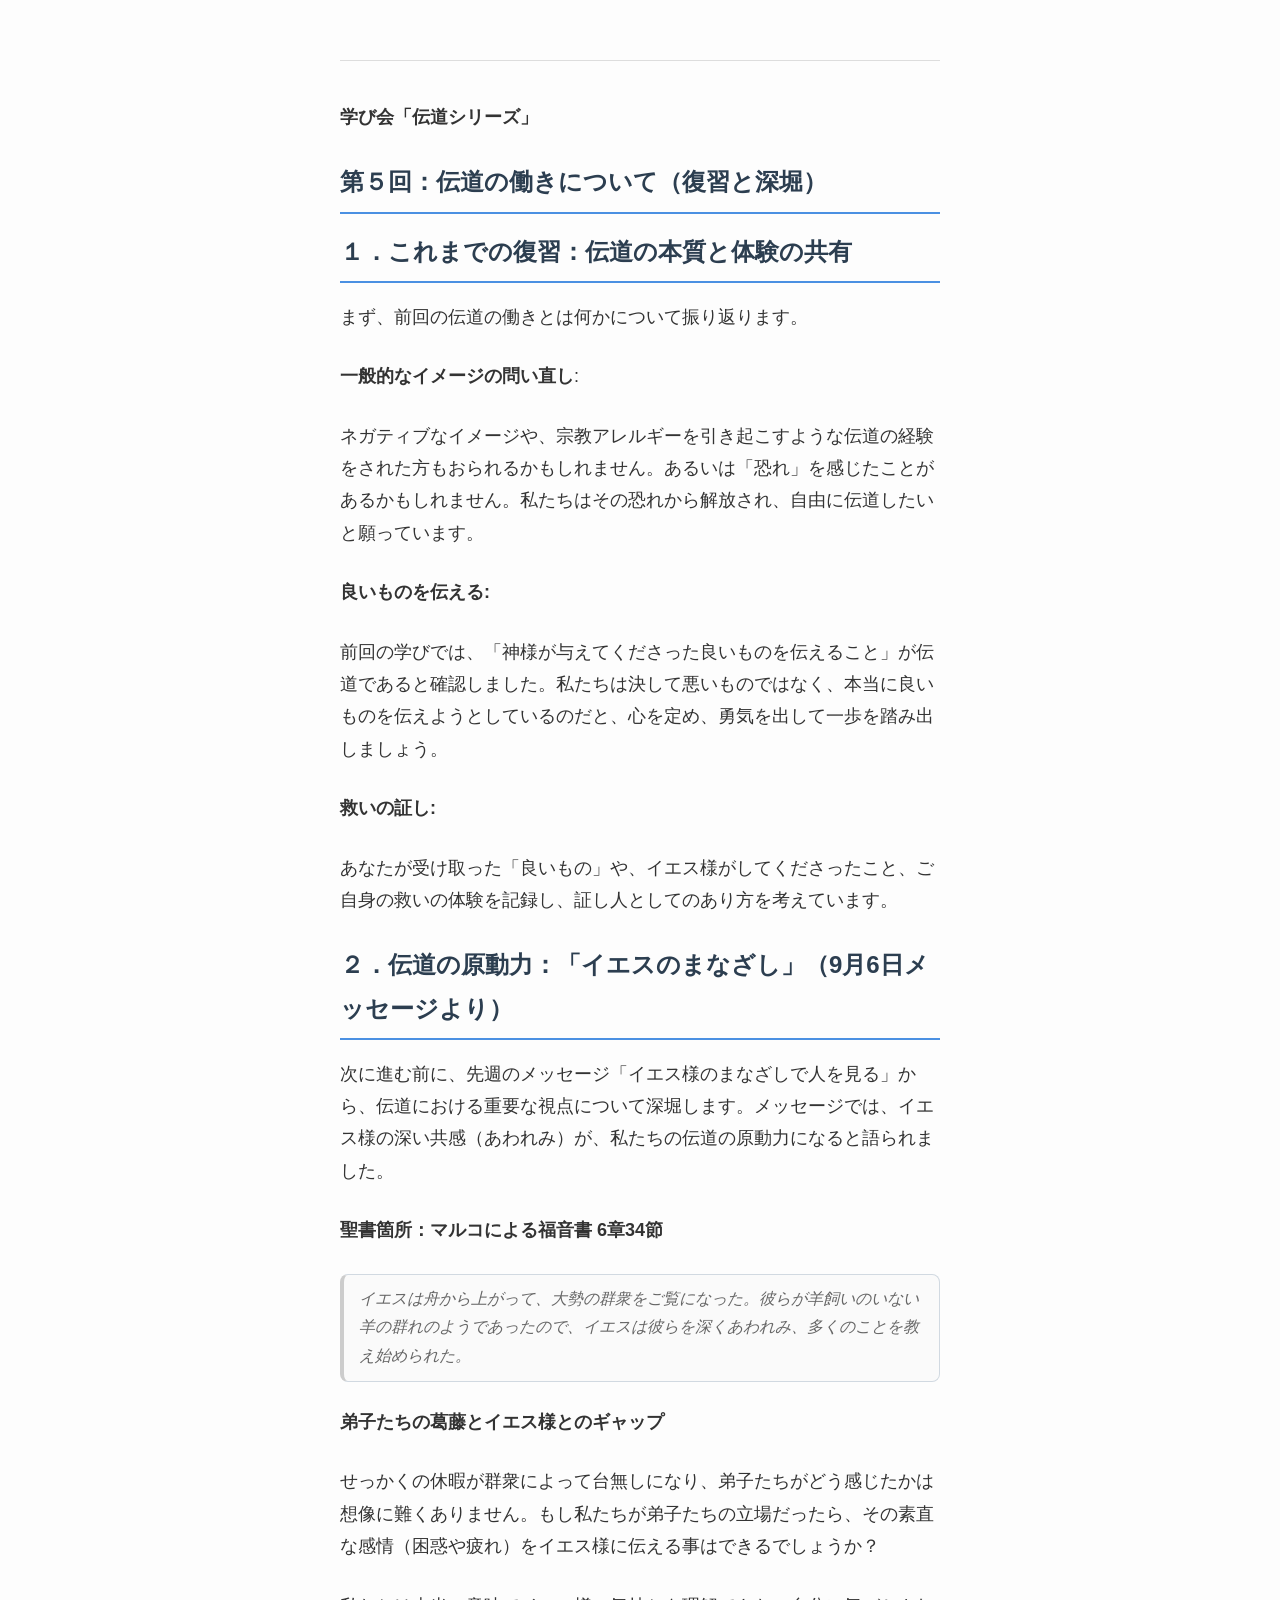
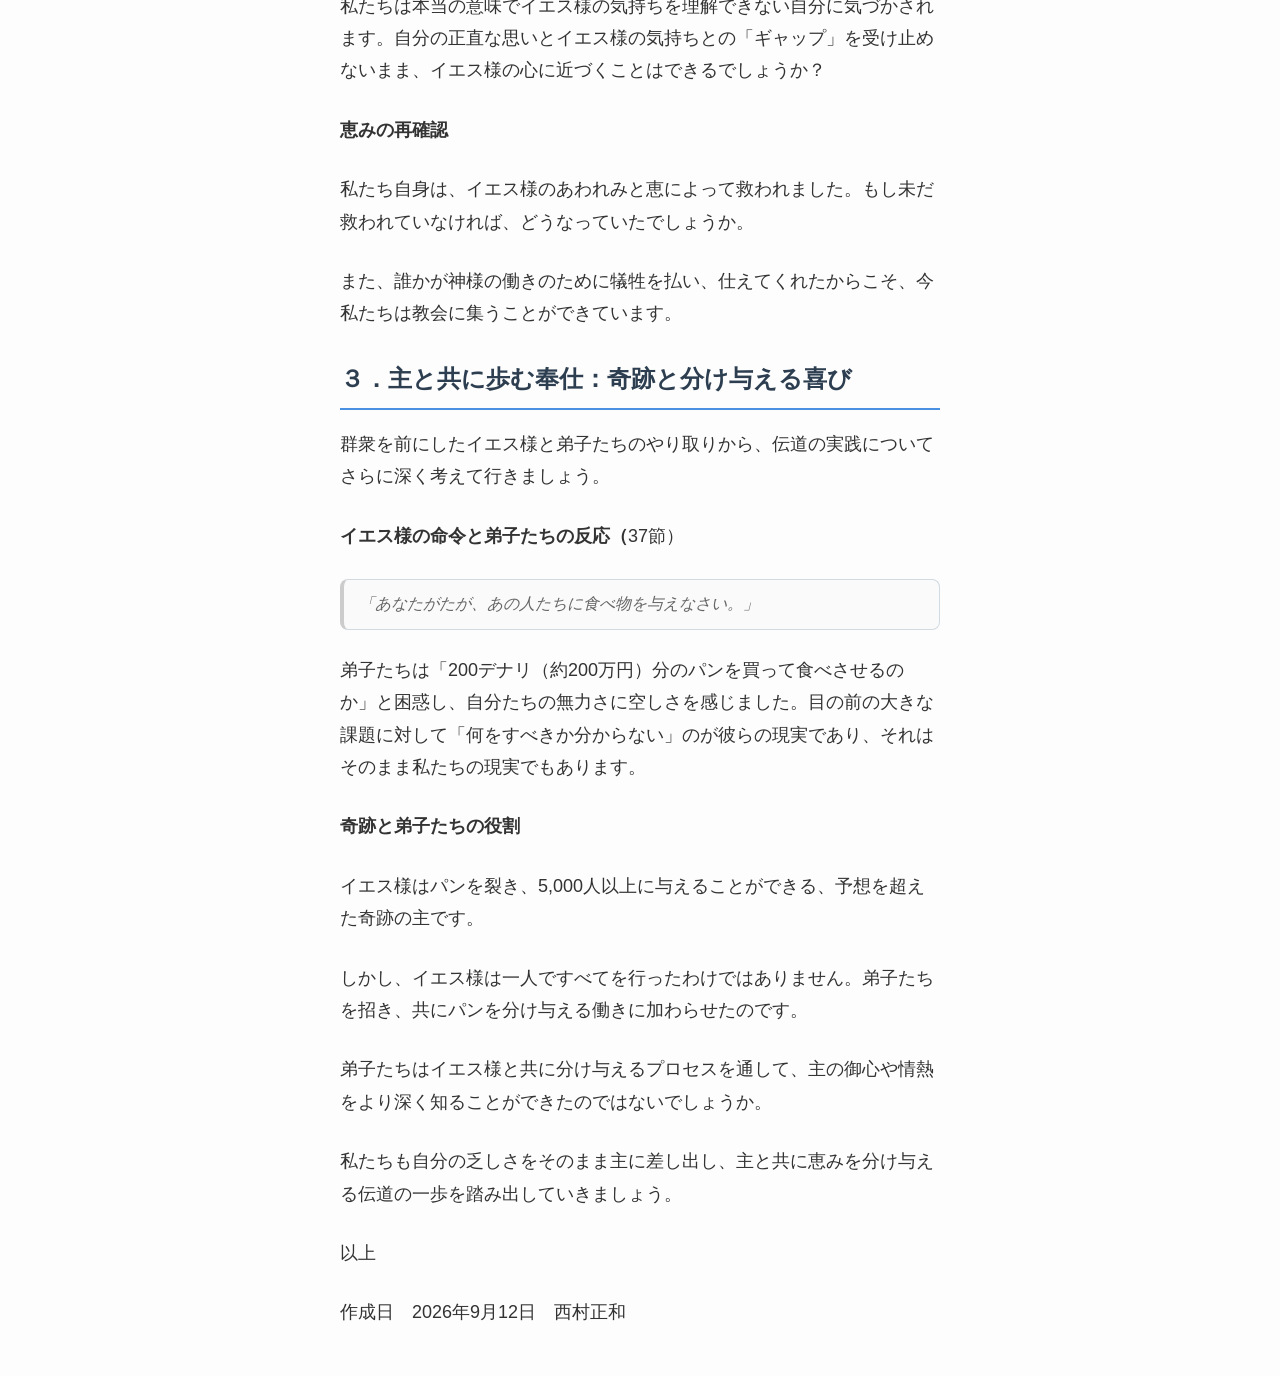
<file: dendo_260913.html>
﻿<!DOCTYPE html>
<html lang="ja">
<head>
    <meta charset="UTF-8">
    <meta http-equiv="Cache-Control" content="no-cache, no-store, must-revalidate">
    <meta http-equiv="Pragma" content="no-cache">
    <meta http-equiv="Expires" content="0">
  <meta charset="UTF-8">
  <meta name="viewport" content="width=device-width, initial-scale=1.0">
  <link rel="stylesheet" href="style.css">
</head>
<body>
<div class="container">
<hr>
<p><b>学び会「伝道シリーズ」</b></p>
<h1>第５回：伝道の働きについて（復習と深堀）</h1>
<h1>１．これまでの復習：伝道の本質と体験の共有</h1>
<p>まず、前回の伝道の働きとは何かについて振り返ります。</p>
<p><b>一般的なイメージの問い直し</b>: </p>
<p>ネガティブなイメージや、宗教アレルギーを引き起こすような伝道の経験をされた方もおられるかもしれません。あるいは「恐れ」を感じたことがあるかもしれません。私たちはその恐れから解放され、自由に伝道したいと願っています。</p>
<p><b>良いものを伝える:</b> </p>
<p>前回の学びでは、「神様が与えてくださった良いものを伝えること」が伝道であると確認しました。私たちは決して悪いものではなく、本当に良いものを伝えようとしているのだと、心を定め、勇気を出して一歩を踏み出しましょう。</p>
<p><b>救いの証し:</b> </p>
<p>あなたが受け取った「良いもの」や、イエス様がしてくださったこと、ご自身の救いの体験を記録し、証し人としてのあり方を考えています。</p>
<h1>２．伝道の原動力：「イエスのまなざし」（9月6日メッセージより）</h1>
<p>次に進む前に、先週のメッセージ「イエス様のまなざしで人を見る」から、伝道における重要な視点について深堀します。メッセージでは、イエス様の深い共感（あわれみ）が、私たちの伝道の原動力になると語られました。</p>
<p><b>聖書箇所：マルコによる福音書 6章34節</b></p>
<blockquote>イエスは舟から上がって、大勢の群衆をご覧になった。彼らが羊飼いのいない羊の群れのようであったので、イエスは彼らを深くあわれみ、多くのことを教え始められた。</blockquote>
<p><b>弟子たちの葛藤とイエス様とのギャップ</b></p>
<p>せっかくの休暇が群衆によって台無しになり、弟子たちがどう感じたかは想像に難くありません。もし私たちが弟子たちの立場だったら、その素直な感情（困惑や疲れ）をイエス様に伝える事はできるでしょうか？</p>
<p>私たちは本当の意味でイエス様の気持ちを理解できない自分に気づかされます。自分の正直な思いとイエス様の気持ちとの「ギャップ」を受け止めないまま、イエス様の心に近づくことはできるでしょうか？</p>
<p><b>恵みの再確認</b></p>
<p>私たち自身は、イエス様のあわれみと恵によって救われました。もし未だ救われていなければ、どうなっていたでしょうか。</p>
<p>また、誰かが神様の働きのために犠牲を払い、仕えてくれたからこそ、今私たちは教会に集うことができています。</p>
<h1>３．主と共に歩む奉仕：奇跡と分け与える喜び</h1>
<p>群衆を前にしたイエス様と弟子たちのやり取りから、伝道の実践についてさらに深く考えて行きましょう。</p>
<p><b>イエス様の命令と弟子たちの反応（</b>37節）</p>
<blockquote>「あなたがたが、あの人たちに食べ物を与えなさい。」</blockquote>
<p>弟子たちは「200デナリ（約200万円）分のパンを買って食べさせるのか」と困惑し、自分たちの無力さに空しさを感じました。目の前の大きな課題に対して「何をすべきか分からない」のが彼らの現実であり、それはそのまま私たちの現実でもあります。</p>
<p><b>奇跡と弟子たちの役割</b></p>
<p>イエス様はパンを裂き、5,000人以上に与えることができる、予想を超えた奇跡の主です。</p>
<p>しかし、イエス様は一人ですべてを行ったわけではありません。弟子たちを招き、共にパンを分け与える働きに加わらせたのです。</p>
<p>弟子たちはイエス様と共に分け与えるプロセスを通して、主の御心や情熱をより深く知ることができたのではないでしょうか。</p>
<p>私たちも自分の乏しさをそのまま主に差し出し、主と共に恵みを分け与える伝道の一歩を踏み出していきましょう。</p>
<p>以上</p>
<p>作成日　2026年9月12日　西村正和</p>
</div>
</body>
</html>
</file>
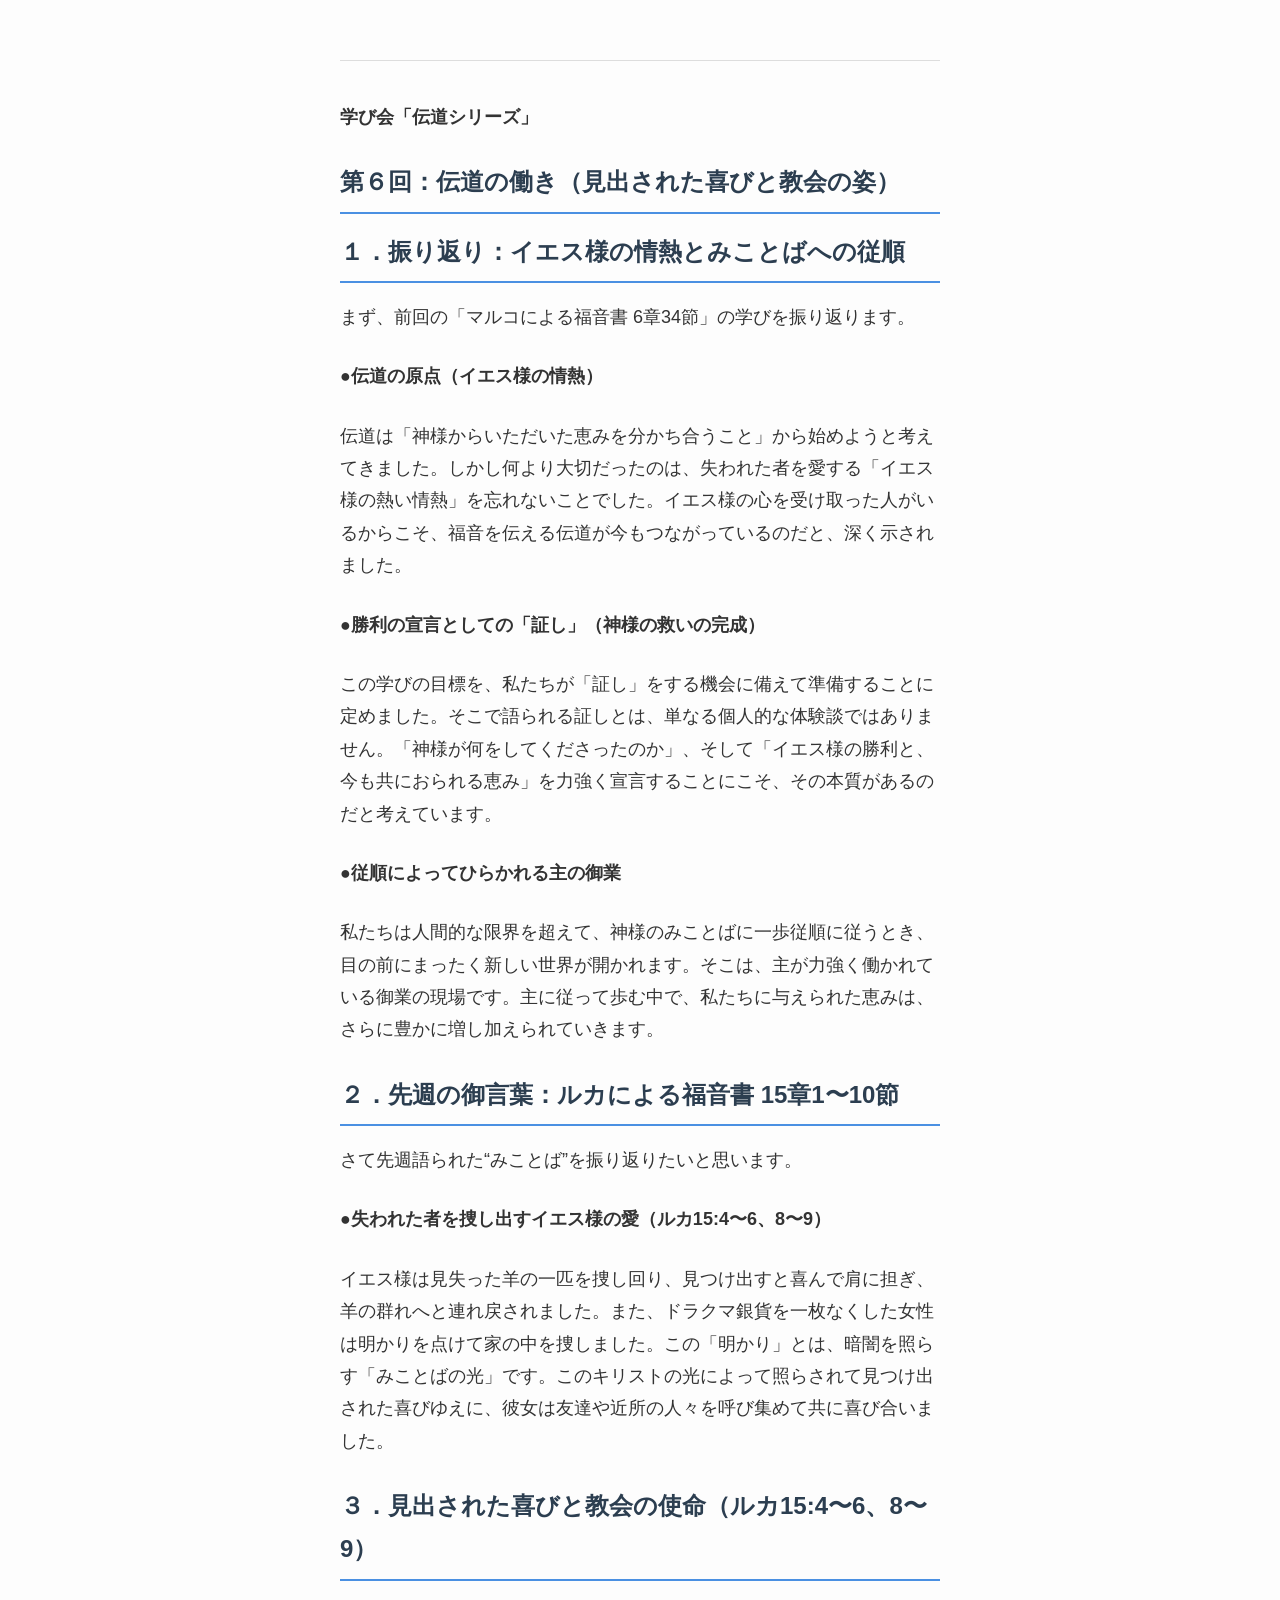
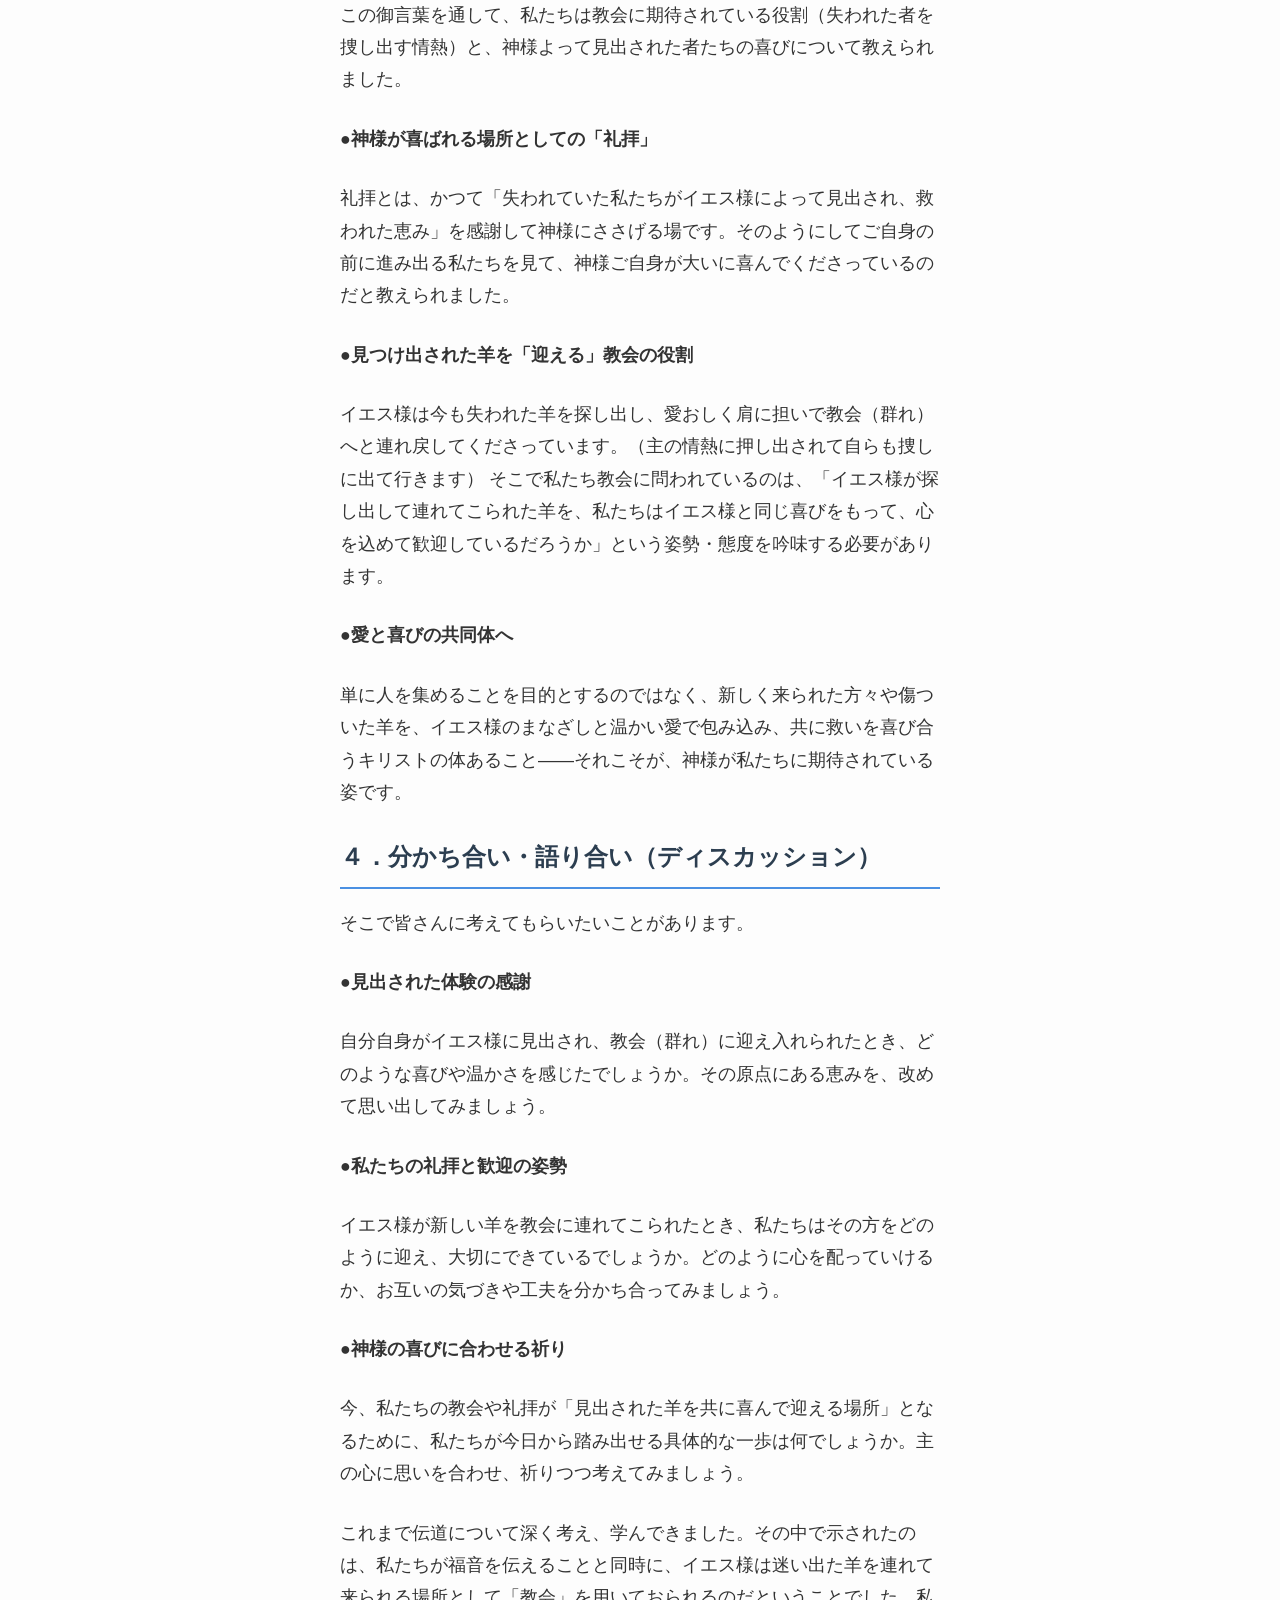
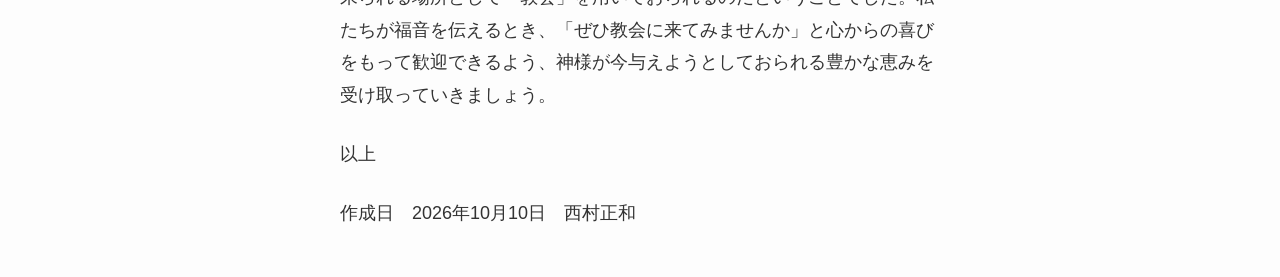
<file: dendo_261011.html>
﻿<!DOCTYPE html>
<html lang="ja">
<head>
    <meta charset="UTF-8">
    <meta http-equiv="Cache-Control" content="no-cache, no-store, must-revalidate">
    <meta http-equiv="Pragma" content="no-cache">
    <meta http-equiv="Expires" content="0">
  <meta charset="UTF-8">
  <meta name="viewport" content="width=device-width, initial-scale=1.0">
  <link rel="stylesheet" href="style.css">
</head>
<body>
<div class="container">
<hr>
<p><b>学び会「伝道シリーズ」</b></p>
<h1>第６回：伝道の働き（見出された喜びと教会の姿）</h1>
<h1>１．振り返り：イエス様の情熱とみことばへの従順</h1>
<p>まず、前回の「マルコによる福音書 6章34節」の学びを振り返ります。</p>
<p><b>●伝道の原点（イエス様の情熱）</b></p>
<p> 伝道は「神様からいただいた恵みを分かち合うこと」から始めようと考えてきました。しかし何より大切だったのは、失われた者を愛する「イエス様の熱い情熱」を忘れないことでした。イエス様の心を受け取った人がいるからこそ、福音を伝える伝道が今もつながっているのだと、深く示されました。</p>
<p><b>●勝利の宣言としての「証し」（神様の救いの完成）</b> </p>
<p>この学びの目標を、私たちが「証し」をする機会に備えて準備することに定めました。そこで語られる証しとは、単なる個人的な体験談ではありません。「神様が何をしてくださったのか」、そして「イエス様の勝利と、今も共におられる恵み」を力強く宣言することにこそ、その本質があるのだと考えています。</p>
<p><b>●従順によってひらかれる主の御業</b> </p>
<p>私たちは人間的な限界を超えて、神様のみことばに一歩従順に従うとき、目の前にまったく新しい世界が開かれます。そこは、主が力強く働かれている御業の現場です。主に従って歩む中で、私たちに与えられた恵みは、さらに豊かに増し加えられていきます。</p>
<h1>２．先週の御言葉：ルカによる福音書 15章1〜10節</h1>
<p>さて先週語られた“みことば”を振り返りたいと思います。</p>
<p><b>●失われた者を捜し出すイエス様の愛（ルカ15:4〜6、8〜9）</b> </p>
<p>イエス様は見失った羊の一匹を捜し回り、見つけ出すと喜んで肩に担ぎ、羊の群れへと連れ戻されました。また、ドラクマ銀貨を一枚なくした女性は明かりを点けて家の中を捜しました。この「明かり」とは、暗闇を照らす「みことばの光」です。このキリストの光によって照らされて見つけ出された喜びゆえに、彼女は友達や近所の人々を呼び集めて共に喜び合いました。</p>
<h1>３．見出された喜びと教会の使命（ルカ15:4〜6、8〜9）</h1>
<p>この御言葉を通して、私たちは教会に期待されている役割（失われた者を捜し出す情熱）と、神様よって見出された者たちの喜びについて教えられました。</p>
<p><b>●神様が喜ばれる場所としての「礼拝」</b> </p>
<p>礼拝とは、かつて「失われていた私たちがイエス様によって見出され、救われた恵み」を感謝して神様にささげる場です。そのようにしてご自身の前に進み出る私たちを見て、神様ご自身が大いに喜んでくださっているのだと教えられました。</p>
<p><b>●見つけ出された羊を「迎える」教会の役割</b> </p>
<p>イエス様は今も失われた羊を探し出し、愛おしく肩に担いで教会（群れ）へと連れ戻してくださっています。（主の情熱に押し出されて自らも捜しに出て行きます） そこで私たち教会に問われているのは、「イエス様が探し出して連れてこられた羊を、私たちはイエス様と同じ喜びをもって、心を込めて歓迎しているだろうか」という姿勢・態度を吟味する必要があります。</p>
<p><b>●愛と喜びの共同体へ</b> </p>
<p>単に人を集めることを目的とするのではなく、新しく来られた方々や傷ついた羊を、イエス様のまなざしと温かい愛で包み込み、共に救いを喜び合うキリストの体あること——それこそが、神様が私たちに期待されている姿です。</p>
<h1>４．分かち合い・語り合い（ディスカッション）</h1>
<p>そこで皆さんに考えてもらいたいことがあります。</p>
<p><b>●見出された体験の感謝</b> </p>
<p>自分自身がイエス様に見出され、教会（群れ）に迎え入れられたとき、どのような喜びや温かさを感じたでしょうか。その原点にある恵みを、改めて思い出してみましょう。</p>
<p><b>●私たちの礼拝と歓迎の姿勢</b></p>
<p>イエス様が新しい羊を教会に連れてこられたとき、私たちはその方をどのように迎え、大切にできているでしょうか。どのように心を配っていけるか、お互いの気づきや工夫を分かち合ってみましょう。</p>
<p><b>●神様の喜びに合わせる祈り</b> </p>
<p>今、私たちの教会や礼拝が「見出された羊を共に喜んで迎える場所」となるために、私たちが今日から踏み出せる具体的な一歩は何でしょうか。主の心に思いを合わせ、祈りつつ考えてみましょう。</p>
<p>これまで伝道について深く考え、学んできました。その中で示されたのは、私たちが福音を伝えることと同時に、イエス様は迷い出た羊を連れて来られる場所として「教会」を用いておられるのだということでした。私たちが福音を伝えるとき、「ぜひ教会に来てみませんか」と心からの喜びをもって歓迎できるよう、神様が今与えようとしておられる豊かな恵みを受け取っていきましょう。</p>
<p>以上</p>
<p>作成日　2026年10月10日　西村正和</p>
</div>
</body>
</html>
</file>
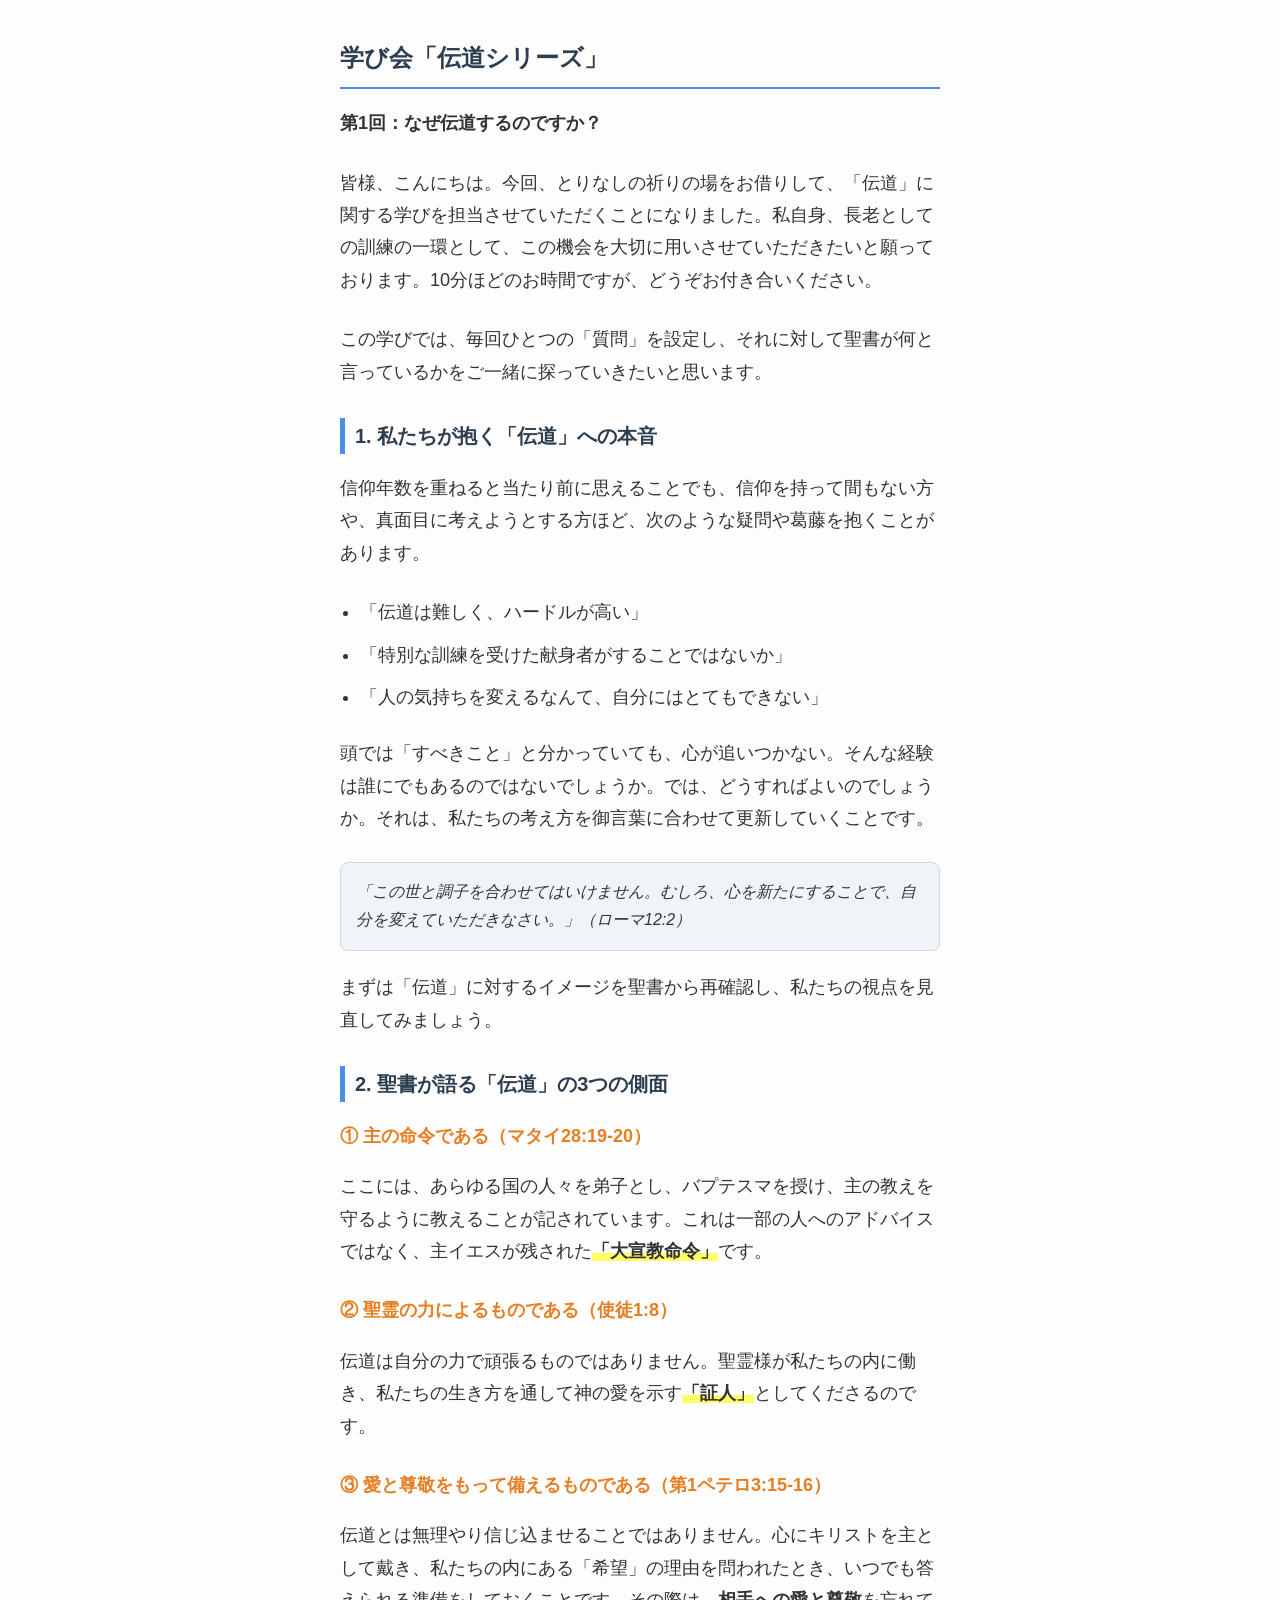
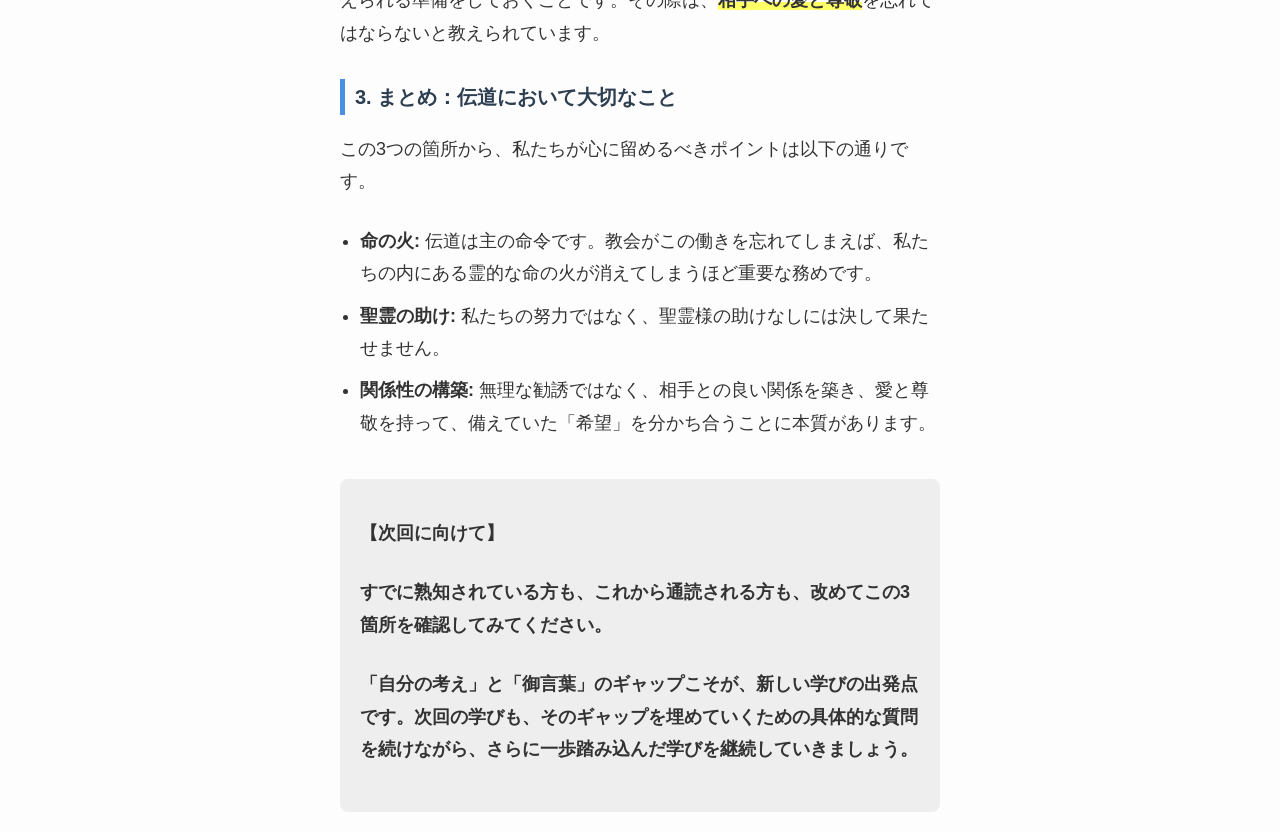
<file: dendol.html>
<!DOCTYPE html>
<html lang="ja">
<head>
    <meta charset="UTF-8">
    <meta name="viewport" content="width=device-width, initial-scale=1.0">
    <title>学び会：なぜ伝道するのですか</title>
    <style>
        body { 
            font-family: "Helvetica Neue", Arial, "Hiragino Kaku Gothic ProN", "Hiragino Sans", Meiryo, sans-serif;
            line-height: 1.8; 
            padding: 20px; 
            max-width: 600px; 
            margin: auto; 
            background-color: #fdfdfd;
            color: #333;
        }
        h1 { font-size: 24px; color: #2c3e50; border-bottom: 2px solid #4a90e2; padding-bottom: 8px; }
        h2 { font-size: 20px; color: #2c3e50; margin-top: 30px; border-left: 5px solid #4a90e2; padding-left: 10px; }
        h3 { font-size: 18px; color: #e67e22; margin-bottom: 10px; }
        p { margin-bottom: 1.5em; font-size: 18px; }
        ul { margin-bottom: 1.5em; padding-left: 20px; }
        li { margin-bottom: 10px; font-size: 18px; list-style-type: disc; }
        .bible-box { 
            background-color: #f0f4f8; 
            border: 1px solid #d1d9e1; 
            padding: 15px; 
            border-radius: 8px; 
            font-style: italic; 
            margin: 20px 0;
        }
        .highlight { 
            font-weight: bold; 
            background: linear-gradient(transparent 60%, #ffff66 60%); 
        }
        .footer { 
            margin-top: 40px; 
            padding: 20px; 
            background-color: #eee; 
            border-radius: 8px;
            font-weight: bold;
        }
    </style>
</head>
<body>

<h1>学び会「伝道シリーズ」</h1>
<p><strong>第1回：なぜ伝道するのですか？</strong></p>

<p>皆様、こんにちは。今回、とりなしの祈りの場をお借りして、「伝道」に関する学びを担当させていただくことになりました。私自身、長老としての訓練の一環として、この機会を大切に用いさせていただきたいと願っております。10分ほどのお時間ですが、どうぞお付き合いください。</p>

<p>この学びでは、毎回ひとつの「質問」を設定し、それに対して聖書が何と言っているかをご一緒に探っていきたいと思います。</p>

<h2>1. 私たちが抱く「伝道」への本音</h2>
<p>信仰年数を重ねると当たり前に思えることでも、信仰を持って間もない方や、真面目に考えようとする方ほど、次のような疑問や葛藤を抱くことがあります。</p>

<ul>
    <li>「伝道は難しく、ハードルが高い」</li>
    <li>「特別な訓練を受けた献身者がすることではないか」</li>
    <li>「人の気持ちを変えるなんて、自分にはとてもできない」</li>
</ul>

<p>頭では「すべきこと」と分かっていても、心が追いつかない。そんな経験は誰にでもあるのではないでしょうか。では、どうすればよいのでしょうか。それは、私たちの考え方を御言葉に合わせて更新していくことです。</p>

<div class="bible-box">
    「この世と調子を合わせてはいけません。むしろ、心を新たにすることで、自分を変えていただきなさい。」（ローマ12:2）
</div>

<p>まずは「伝道」に対するイメージを聖書から再確認し、私たちの視点を見直してみましょう。</p>

<h2>2. 聖書が語る「伝道」の3つの側面</h2>

<h3>① 主の命令である（マタイ28:19-20）</h3>
<p>ここには、あらゆる国の人々を弟子とし、バプテスマを授け、主の教えを守るように教えることが記されています。これは一部の人へのアドバイスではなく、主イエスが残された<span class="highlight">「大宣教命令」</span>です。</p>

<h3>② 聖霊の力によるものである（使徒1:8）</h3>
<p>伝道は自分の力で頑張るものではありません。聖霊様が私たちの内に働き、私たちの生き方を通して神の愛を示す<span class="highlight">「証人」</span>としてくださるのです。</p>

<h3>③ 愛と尊敬をもって備えるものである（第1ペテロ3:15-16）</h3>
<p>伝道とは無理やり信じ込ませることではありません。心にキリストを主として戴き、私たちの内にある「希望」の理由を問われたとき、いつでも答えられる準備をしておくことです。その際は、<span class="highlight">相手への愛と尊敬</span>を忘れてはならないと教えられています。</p>

<h2>3. まとめ：伝道において大切なこと</h2>
<p>この3つの箇所から、私たちが心に留めるべきポイントは以下の通りです。</p>

<ul>
    <li><strong>命の火:</strong> 伝道は主の命令です。教会がこの働きを忘れてしまえば、私たちの内にある霊的な命の火が消えてしまうほど重要な務めです。</li>
    <li><strong>聖霊の助け:</strong> 私たちの努力ではなく、聖霊様の助けなしには決して果たせません。</li>
    <li><strong>関係性の構築:</strong> 無理な勧誘ではなく、相手との良い関係を築き、愛と尊敬を持って、備えていた「希望」を分かち合うことに本質があります。</li>
</ul>

<div class="footer">
    <p>【次回に向けて】</p>
    <p>すでに熟知されている方も、これから通読される方も、改めてこの3箇所を確認してみてください。</p>
    <p>「自分の考え」と「御言葉」のギャップこそが、新しい学びの出発点です。次回の学びも、そのギャップを埋めていくための具体的な質問を続けながら、さらに一歩踏み込んだ学びを継続していきましょう。</p>
</div>

</body>
</html>
</file>
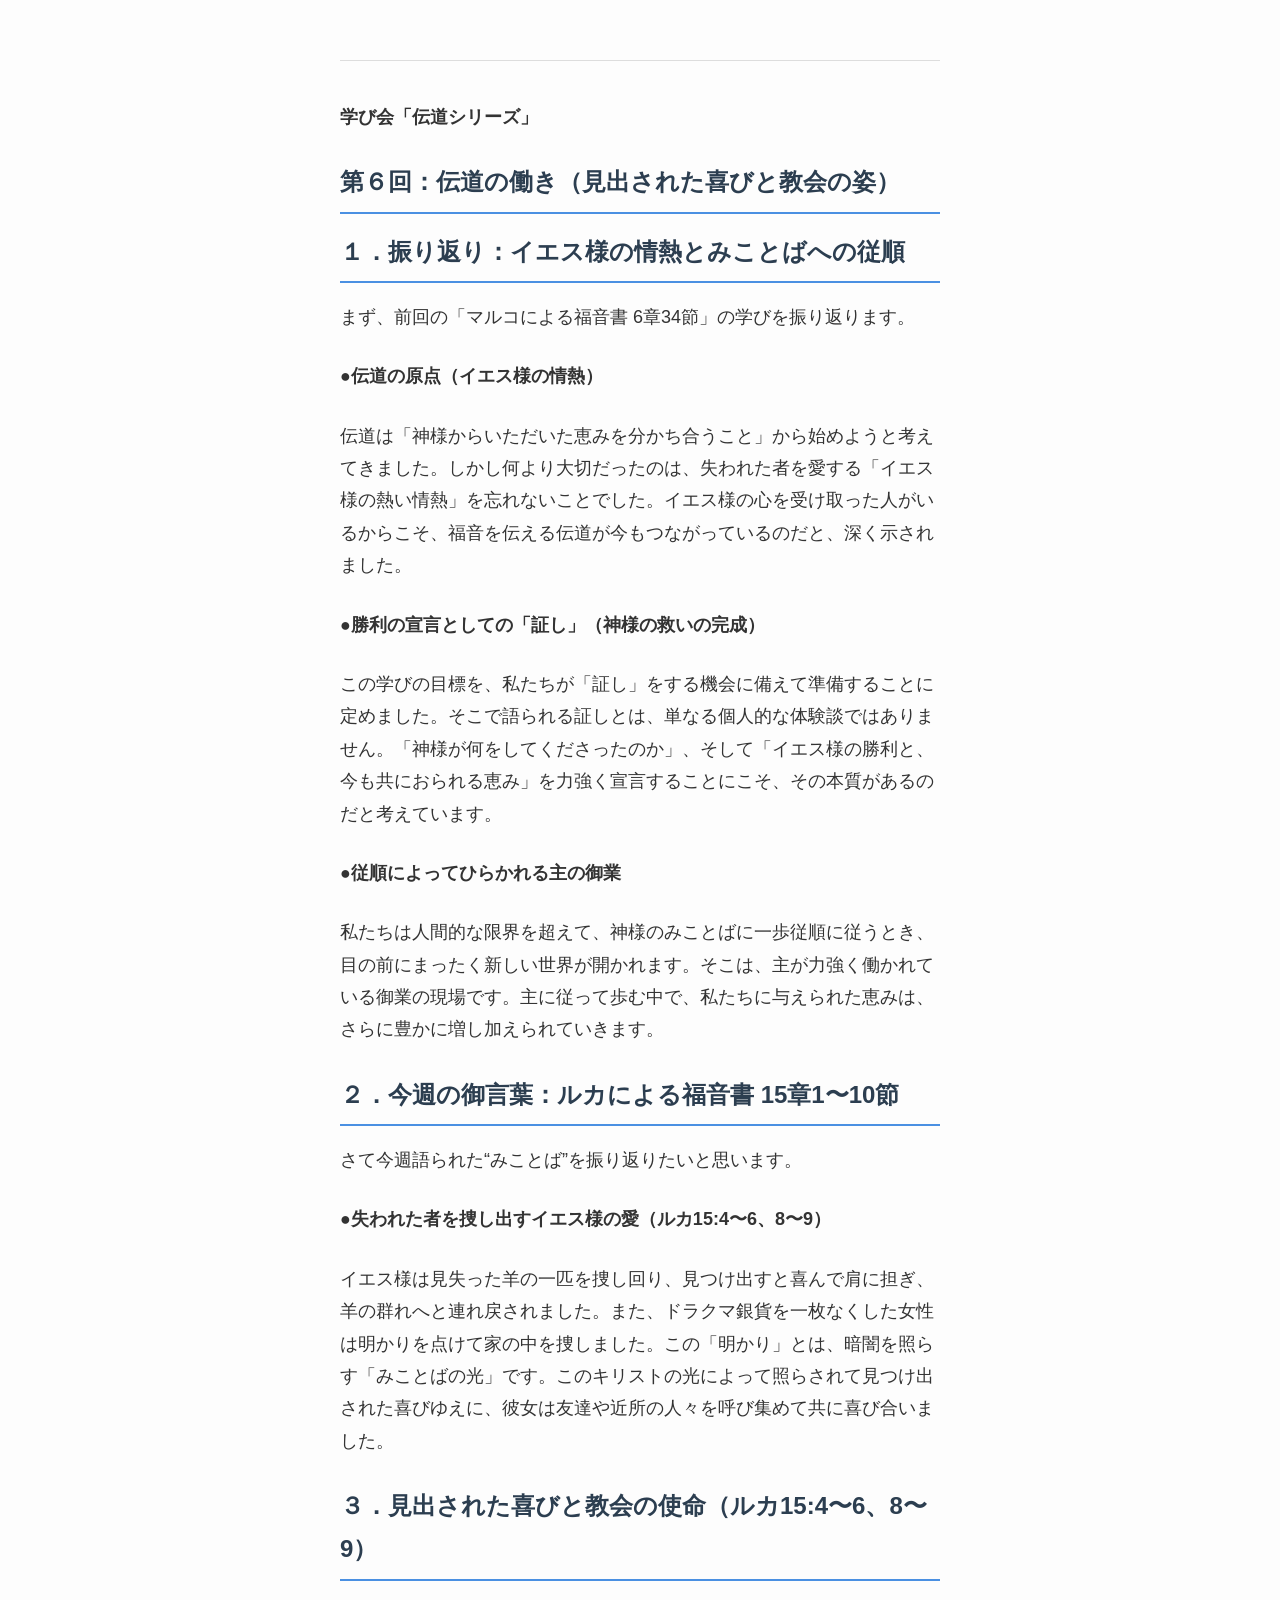
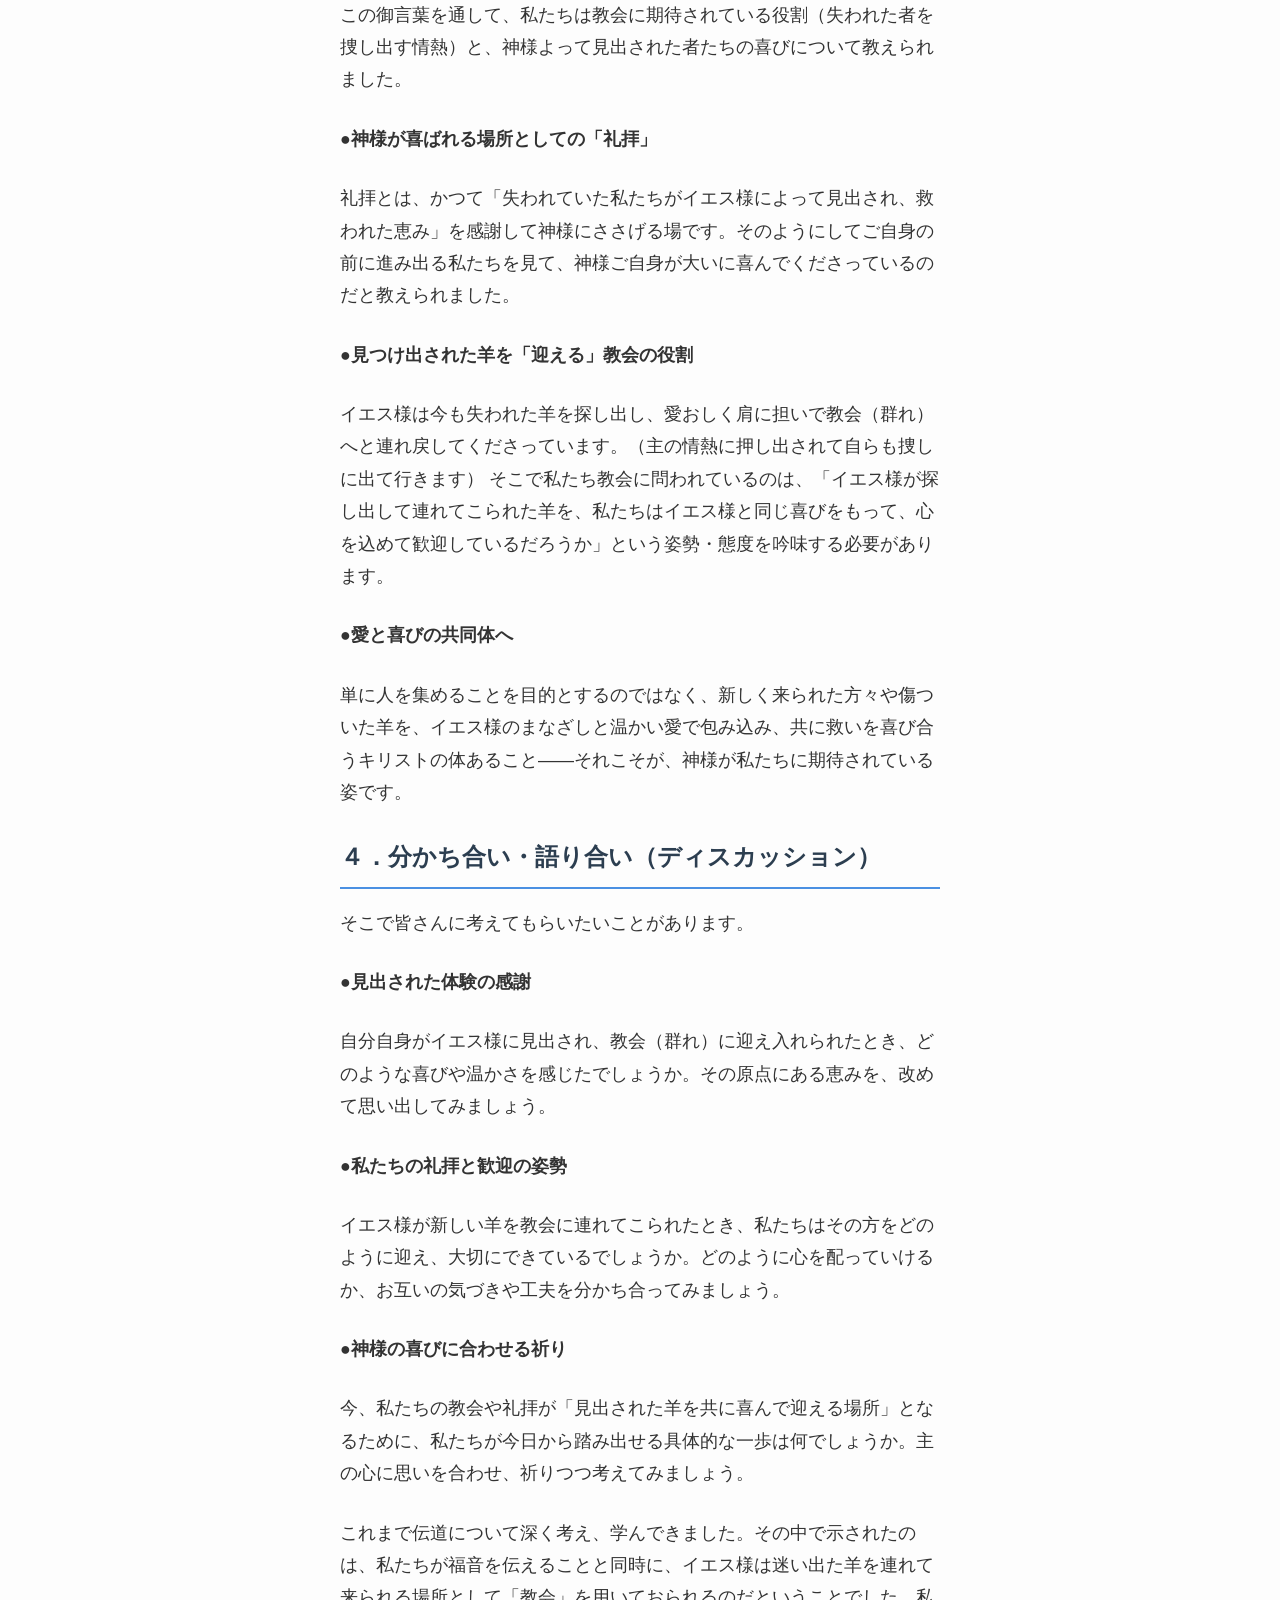
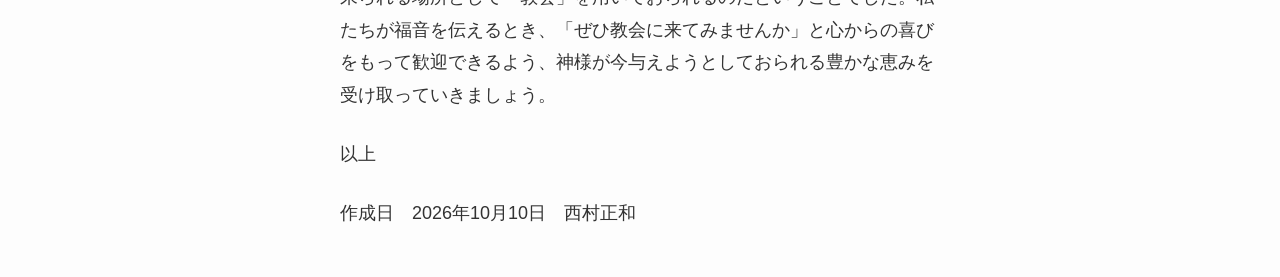
<file: DOC/dendo_261011.html>
﻿<!DOCTYPE html>
<html lang="ja">
<head>
    <meta charset="UTF-8">
    <meta http-equiv="Cache-Control" content="no-cache, no-store, must-revalidate">
    <meta http-equiv="Pragma" content="no-cache">
    <meta http-equiv="Expires" content="0">
  <meta charset="UTF-8">
  <meta name="viewport" content="width=device-width, initial-scale=1.0">
  <link rel="stylesheet" href="style.css">
</head>
<body>
<div class="container">
<hr>
<p><b>学び会「伝道シリーズ」</b></p>
<h1>第６回：伝道の働き（見出された喜びと教会の姿）</h1>
<h1>１．振り返り：イエス様の情熱とみことばへの従順</h1>
<p>まず、前回の「マルコによる福音書 6章34節」の学びを振り返ります。</p>
<p><b>●伝道の原点（イエス様の情熱）</b></p>
<p> 伝道は「神様からいただいた恵みを分かち合うこと」から始めようと考えてきました。しかし何より大切だったのは、失われた者を愛する「イエス様の熱い情熱」を忘れないことでした。イエス様の心を受け取った人がいるからこそ、福音を伝える伝道が今もつながっているのだと、深く示されました。</p>
<p><b>●勝利の宣言としての「証し」（神様の救いの完成）</b> </p>
<p>この学びの目標を、私たちが「証し」をする機会に備えて準備することに定めました。そこで語られる証しとは、単なる個人的な体験談ではありません。「神様が何をしてくださったのか」、そして「イエス様の勝利と、今も共におられる恵み」を力強く宣言することにこそ、その本質があるのだと考えています。</p>
<p><b>●従順によってひらかれる主の御業</b> </p>
<p>私たちは人間的な限界を超えて、神様のみことばに一歩従順に従うとき、目の前にまったく新しい世界が開かれます。そこは、主が力強く働かれている御業の現場です。主に従って歩む中で、私たちに与えられた恵みは、さらに豊かに増し加えられていきます。</p>
<h1>２．今週の御言葉：ルカによる福音書 15章1〜10節</h1>
<p>さて今週語られた“みことば”を振り返りたいと思います。</p>
<p><b>●失われた者を捜し出すイエス様の愛（ルカ15:4〜6、8〜9）</b> </p>
<p>イエス様は見失った羊の一匹を捜し回り、見つけ出すと喜んで肩に担ぎ、羊の群れへと連れ戻されました。また、ドラクマ銀貨を一枚なくした女性は明かりを点けて家の中を捜しました。この「明かり」とは、暗闇を照らす「みことばの光」です。このキリストの光によって照らされて見つけ出された喜びゆえに、彼女は友達や近所の人々を呼び集めて共に喜び合いました。</p>
<h1>３．見出された喜びと教会の使命（ルカ15:4〜6、8〜9）</h1>
<p>この御言葉を通して、私たちは教会に期待されている役割（失われた者を捜し出す情熱）と、神様よって見出された者たちの喜びについて教えられました。</p>
<p><b>●神様が喜ばれる場所としての「礼拝」</b> </p>
<p>礼拝とは、かつて「失われていた私たちがイエス様によって見出され、救われた恵み」を感謝して神様にささげる場です。そのようにしてご自身の前に進み出る私たちを見て、神様ご自身が大いに喜んでくださっているのだと教えられました。</p>
<p><b>●見つけ出された羊を「迎える」教会の役割</b> </p>
<p>イエス様は今も失われた羊を探し出し、愛おしく肩に担いで教会（群れ）へと連れ戻してくださっています。（主の情熱に押し出されて自らも捜しに出て行きます） そこで私たち教会に問われているのは、「イエス様が探し出して連れてこられた羊を、私たちはイエス様と同じ喜びをもって、心を込めて歓迎しているだろうか」という姿勢・態度を吟味する必要があります。</p>
<p><b>●愛と喜びの共同体へ</b> </p>
<p>単に人を集めることを目的とするのではなく、新しく来られた方々や傷ついた羊を、イエス様のまなざしと温かい愛で包み込み、共に救いを喜び合うキリストの体あること——それこそが、神様が私たちに期待されている姿です。</p>
<h1>４．分かち合い・語り合い（ディスカッション）</h1>
<p>そこで皆さんに考えてもらいたいことがあります。</p>
<p><b>●見出された体験の感謝</b> </p>
<p>自分自身がイエス様に見出され、教会（群れ）に迎え入れられたとき、どのような喜びや温かさを感じたでしょうか。その原点にある恵みを、改めて思い出してみましょう。</p>
<p><b>●私たちの礼拝と歓迎の姿勢</b></p>
<p>イエス様が新しい羊を教会に連れてこられたとき、私たちはその方をどのように迎え、大切にできているでしょうか。どのように心を配っていけるか、お互いの気づきや工夫を分かち合ってみましょう。</p>
<p><b>●神様の喜びに合わせる祈り</b> </p>
<p>今、私たちの教会や礼拝が「見出された羊を共に喜んで迎える場所」となるために、私たちが今日から踏み出せる具体的な一歩は何でしょうか。主の心に思いを合わせ、祈りつつ考えてみましょう。</p>
<p>これまで伝道について深く考え、学んできました。その中で示されたのは、私たちが福音を伝えることと同時に、イエス様は迷い出た羊を連れて来られる場所として「教会」を用いておられるのだということでした。私たちが福音を伝えるとき、「ぜひ教会に来てみませんか」と心からの喜びをもって歓迎できるよう、神様が今与えようとしておられる豊かな恵みを受け取っていきましょう。</p>
<p>以上</p>
<p>作成日　2026年10月10日　西村正和</p>
</div>
</body>
</html>
</file>
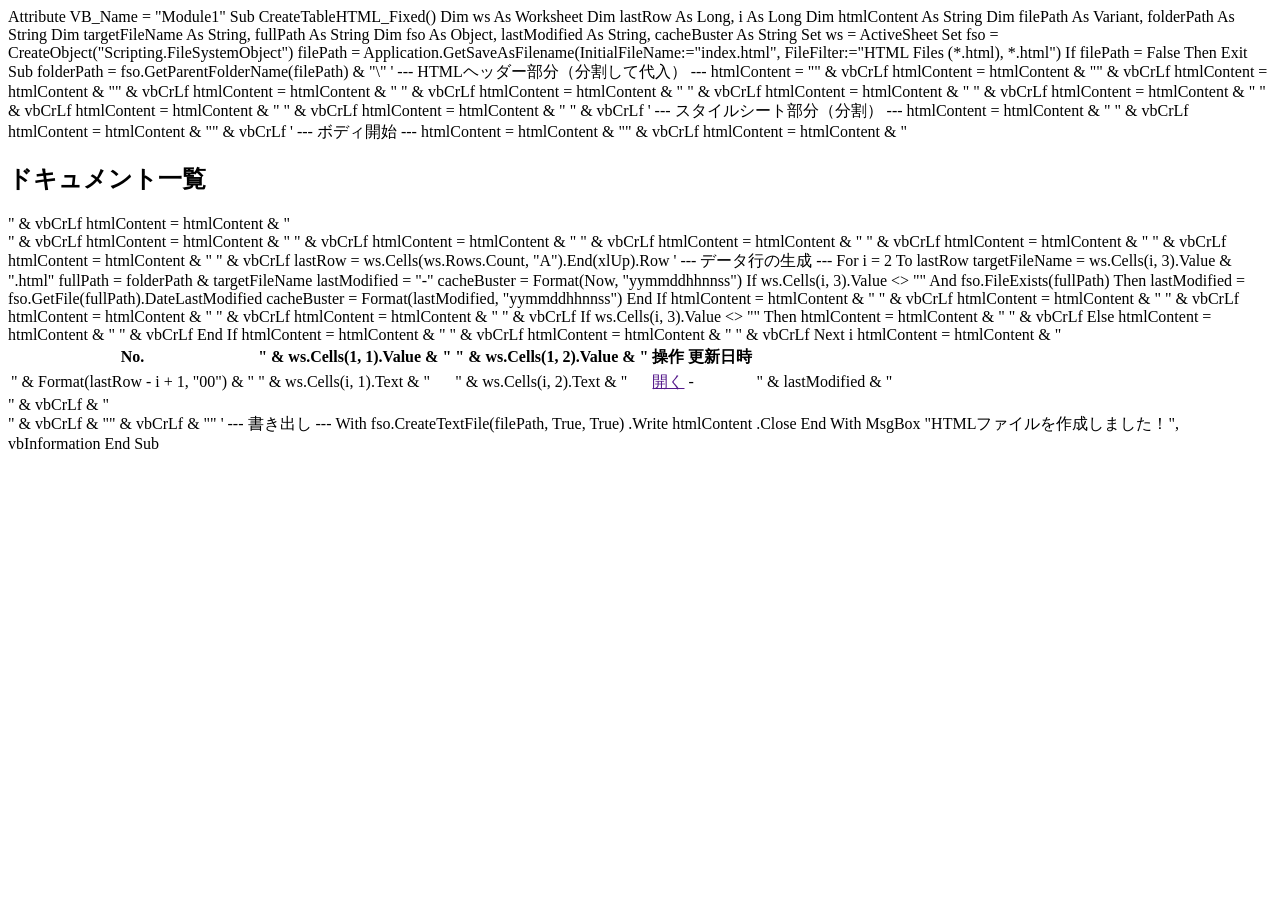
<file: VB/EXCEL/Module1_make_index.html>
Attribute VB_Name = "Module1"
Sub CreateTableHTML_Fixed()
    Dim ws As Worksheet
    Dim lastRow As Long, i As Long
    Dim htmlContent As String
    Dim filePath As Variant, folderPath As String
    Dim targetFileName As String, fullPath As String
    Dim fso As Object, lastModified As String, cacheBuster As String

    Set ws = ActiveSheet
    Set fso = CreateObject("Scripting.FileSystemObject")
    
    filePath = Application.GetSaveAsFilename(InitialFileName:="index.html", FileFilter:="HTML Files (*.html), *.html")
    If filePath = False Then Exit Sub
    folderPath = fso.GetParentFolderName(filePath) & "\"

    ' --- HTML�w�b�_�[�����i�������đ���j ---
    htmlContent = "<!DOCTYPE html>" & vbCrLf
    htmlContent = htmlContent & "<html lang=""ja"">" & vbCrLf
    htmlContent = htmlContent & "<head>" & vbCrLf
    htmlContent = htmlContent & "    <meta charset=""UTF-8"">" & vbCrLf
    htmlContent = htmlContent & "    <meta name=""viewport"" content=""width=device-width, initial-scale=1.0"">" & vbCrLf
    htmlContent = htmlContent & "    <meta http-equiv=""Cache-Control"" content=""no-cache, no-store, must-revalidate"">" & vbCrLf
    htmlContent = htmlContent & "    <meta http-equiv=""Pragma"" content=""no-cache"">" & vbCrLf
    htmlContent = htmlContent & "    <meta http-equiv=""Expires"" content=""0"">" & vbCrLf
    htmlContent = htmlContent & "    <title>�h�L�������g�ꗗ</title>" & vbCrLf
    
    ' --- �X�^�C���V�[�g�����i�����j ---
    htmlContent = htmlContent & "    <style>" & vbCrLf
    htmlContent = htmlContent & "        body { font-family: -apple-system, sans-serif; margin: 10px; color: #333; }" & vbCrLf
    htmlContent = htmlContent & "        h2 { font-size: 1.2rem; border-left: 4px solid #007aff; padding-left: 8px; }" & vbCrLf
    htmlContent = htmlContent & "        .table-container { overflow-x: auto; -webkit-overflow-scrolling: touch; }" & vbCrLf
    htmlContent = htmlContent & "        table { border-collapse: collapse; width: 100%; min-width: 450px; font-size: 14px; }" & vbCrLf
    htmlContent = htmlContent & "        th, td { border-bottom: 1px solid #eee; padding: 12px 8px; text-align: left; }" & vbCrLf
    htmlContent = htmlContent & "        th { background-color: #f2f2f2; }" & vbCrLf
    htmlContent = htmlContent & "        .btn-open { display: inline-block; padding: 6px 12px; background-color: #007aff; color: white; text-decoration: none; border-radius: 6px; }" & vbCrLf
    htmlContent = htmlContent & "    </style>" & vbCrLf
    htmlContent = htmlContent & "</head>" & vbCrLf

    ' --- �{�f�B�J�n ---
    htmlContent = htmlContent & "<body>" & vbCrLf
    htmlContent = htmlContent & "    <h2>�h�L�������g�ꗗ</h2>" & vbCrLf
    htmlContent = htmlContent & "    <div class=""table-container"">" & vbCrLf
    htmlContent = htmlContent & "    <table>" & vbCrLf
    htmlContent = htmlContent & "        <tr>" & vbCrLf
    htmlContent = htmlContent & "            <th>No.</th><th>" & ws.Cells(1, 1).Value & "</th><th>" & ws.Cells(1, 2).Value & "</th>" & vbCrLf
    htmlContent = htmlContent & "            <th>����</th><th>�X�V����</th>" & vbCrLf
    htmlContent = htmlContent & "        </tr>" & vbCrLf

    lastRow = ws.Cells(ws.Rows.Count, "A").End(xlUp).Row

    ' --- �f�[�^�s�̐��� ---
    For i = 2 To lastRow
        targetFileName = ws.Cells(i, 3).Value & ".html"
        fullPath = folderPath & targetFileName
        lastModified = "-"
        cacheBuster = Format(Now, "yymmddhhnnss")

        If ws.Cells(i, 3).Value <> "" And fso.FileExists(fullPath) Then
            lastModified = fso.GetFile(fullPath).DateLastModified
            cacheBuster = Format(lastModified, "yymmddhhnnss")
        End If

        htmlContent = htmlContent & "        <tr>" & vbCrLf
        htmlContent = htmlContent & "            <td>" & Format(lastRow - i + 1, "00") & "</td>" & vbCrLf
        htmlContent = htmlContent & "            <td style=""white-space:nowrap;"">" & ws.Cells(i, 1).Text & "</td>" & vbCrLf
        htmlContent = htmlContent & "            <td style=""font-weight:bold;"">" & ws.Cells(i, 2).Text & "</td>" & vbCrLf
        
        If ws.Cells(i, 3).Value <> "" Then
            htmlContent = htmlContent & "            <td><a href=""" & targetFileName & "?v=" & cacheBuster & """ class=""btn-open"">�J��</a></td>" & vbCrLf
        Else
            htmlContent = htmlContent & "            <td>-</td>" & vbCrLf
        End If
        
        htmlContent = htmlContent & "            <td style=""font-size:12px;color:#666;"">" & lastModified & "</td>" & vbCrLf
        htmlContent = htmlContent & "        </tr>" & vbCrLf
    Next i

    htmlContent = htmlContent & "    </table>" & vbCrLf & "    </div>" & vbCrLf & "</body>" & vbCrLf & "</html>"

    ' --- �����o�� ---
    With fso.CreateTextFile(filePath, True, True)
        .Write htmlContent
        .Close
    End With
    
    MsgBox "HTML�t�@�C�����쐬���܂����I", vbInformation
End Sub
</file>
<file: style.css>
body { 
    font-family: "Helvetica Neue", Arial, "Hiragino Kaku Gothic ProN", "Hiragino Sans", Meiryo, sans-serif;
    line-height: 1.8; 
    padding: 20px; 
    max-width: 600px; 
    margin: auto; 
    background-color: #fdfdfd;
    color: #333;
}
h1 { font-size: 24px; color: #2c3e50; border-bottom: 2px solid #4a90e2; padding-bottom: 8px; }
h2 { font-size: 20px; color: #2c3e50; margin-top: 30px; border-left: 5px solid #4a90e2; padding-left: 10px; }
h3 { font-size: 18px; color: #e67e22; margin-bottom: 10px; }
p { margin-bottom: 1.5em; font-size: 18px; }
ul { margin-bottom: 1.5em; padding-left: 20px; }
li { margin-bottom: 10px; font-size: 18px; list-style-type: disc; }
.bible-box { 
    background-color: #f0f4f8; 
    border: 1px solid #d1d9e1; 
    padding: 15px; 
    border-radius: 8px; 
    font-style: italic; 
    margin: 20px 0;
}
blockquote{
    background-color: #f0f4f8; 
    border: 1px solid #d1d9e1; 
    padding: 15px; 
    border-radius: 8px; 
    font-style: italic; 
    margin: 20px 0;
}
.highlight { 
    font-weight: bold; 
    background: linear-gradient(transparent 60%, #ffff66 60%); 
}
.footer { 
    margin-top: 40px; 
    padding: 20px; 
    background-color: #eee; 
    border-radius: 8px;
    font-weight: bold;
}


.X_container { width: 100%; max-width: 600px; margin: 0 auto; background: #fff; padding: 20px; box-sizing: border-box; }
blockquote { border-left: 4px solid #ccc; padding: 10px 15px; margin: 1.5em 0; color: #666; background: #fafafa; }
.table-wrapper { width: 100%; overflow-x: auto; -webkit-overflow-scrolling: touch; margin: 20px 0; }
table { border-collapse: collapse; min-width: 400px; width: 100%; font-size: 0.9em; }
th, td { border: 1px solid #ddd; padding: 12px 8px; text-align: left; }
th { background: #eee; font-weight: bold; }
hr { border: 0; border-top: 1px solid #ddd; margin: 2.5em 0; }
</file>
<file: DOC/style.css>
body { 
    font-family: "Helvetica Neue", Arial, "Hiragino Kaku Gothic ProN", "Hiragino Sans", Meiryo, sans-serif;
    line-height: 1.8; 
    padding: 20px; 
    max-width: 600px; 
    margin: auto; 
    background-color: #fdfdfd;
    color: #333;
}
h1 { font-size: 24px; color: #2c3e50; border-bottom: 2px solid #4a90e2; padding-bottom: 8px; }
h2 { font-size: 20px; color: #2c3e50; margin-top: 30px; border-left: 5px solid #4a90e2; padding-left: 10px; }
h3 { font-size: 18px; color: #e67e22; margin-bottom: 10px; }
p { margin-bottom: 1.5em; font-size: 18px; }
ul { margin-bottom: 1.5em; padding-left: 20px; }
li { margin-bottom: 10px; font-size: 18px; list-style-type: disc; }
.bible-box { 
    background-color: #f0f4f8; 
    border: 1px solid #d1d9e1; 
    padding: 15px; 
    border-radius: 8px; 
    font-style: italic; 
    margin: 20px 0;
}
blockquote{
    background-color: #f0f4f8; 
    border: 1px solid #d1d9e1; 
    padding: 15px; 
    border-radius: 8px; 
    font-style: italic; 
    margin: 20px 0;
}
.highlight { 
    font-weight: bold; 
    background: linear-gradient(transparent 60%, #ffff66 60%); 
}
.footer { 
    margin-top: 40px; 
    padding: 20px; 
    background-color: #eee; 
    border-radius: 8px;
    font-weight: bold;
}


.X_container { width: 100%; max-width: 600px; margin: 0 auto; background: #fff; padding: 20px; box-sizing: border-box; }
blockquote { border-left: 4px solid #ccc; padding: 10px 15px; margin: 1.5em 0; color: #666; background: #fafafa; }
.table-wrapper { width: 100%; overflow-x: auto; -webkit-overflow-scrolling: touch; margin: 20px 0; }
table { border-collapse: collapse; min-width: 400px; width: 100%; font-size: 0.9em; }
th, td { border: 1px solid #ddd; padding: 12px 8px; text-align: left; }
th { background: #eee; font-weight: bold; }
hr { border: 0; border-top: 1px solid #ddd; margin: 2.5em 0; }
</file>
